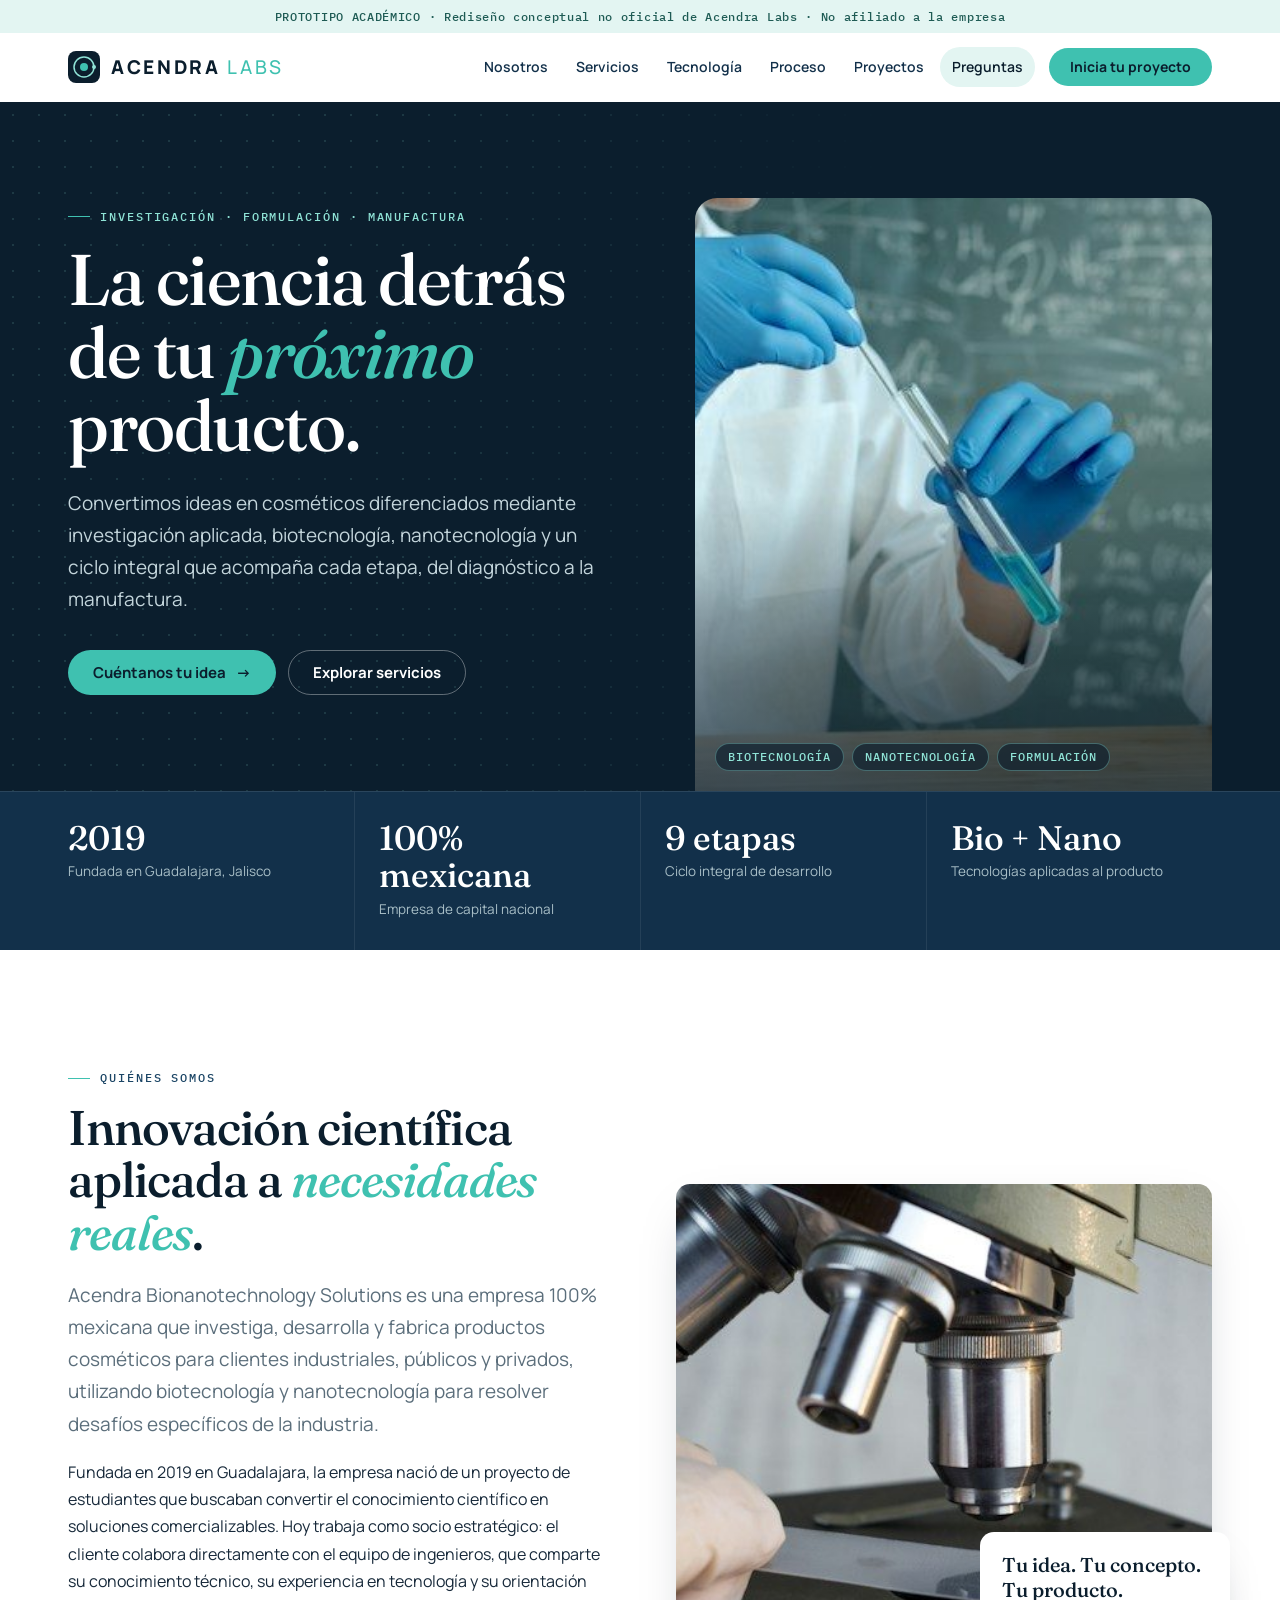
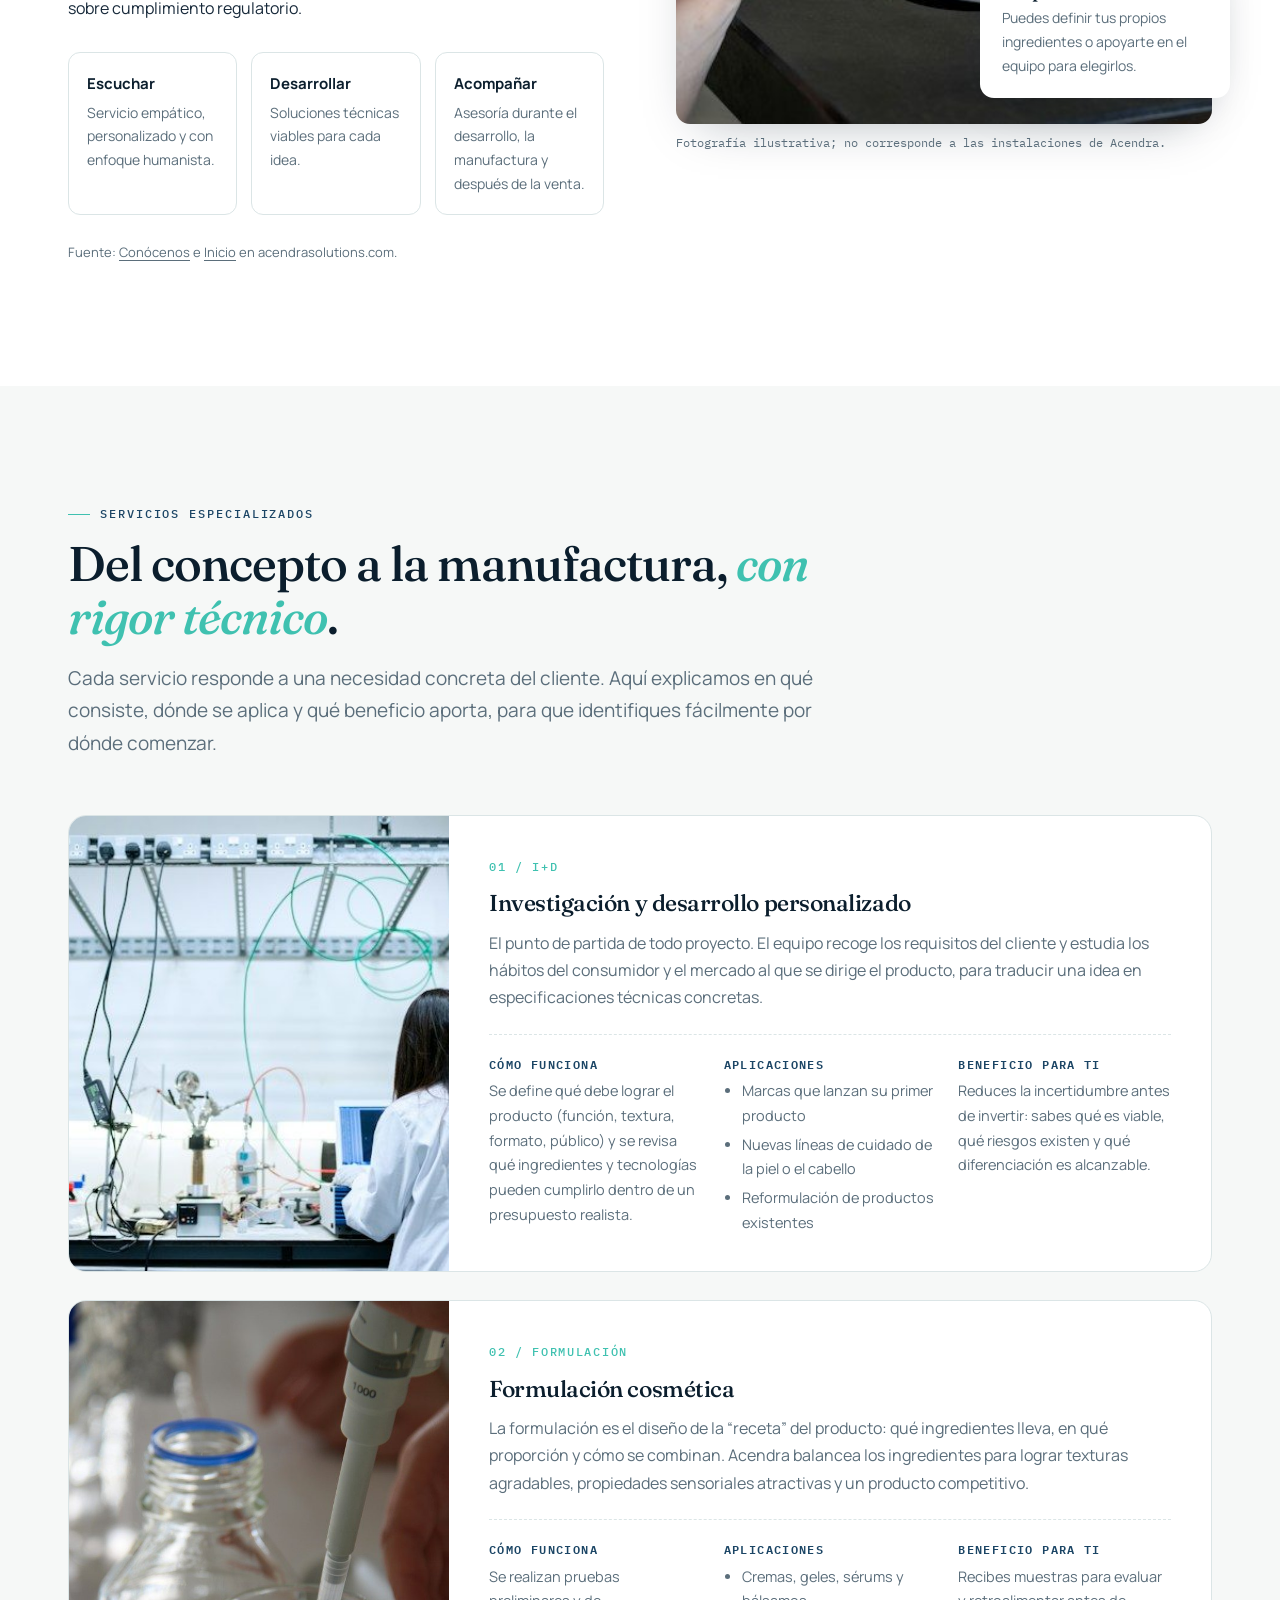
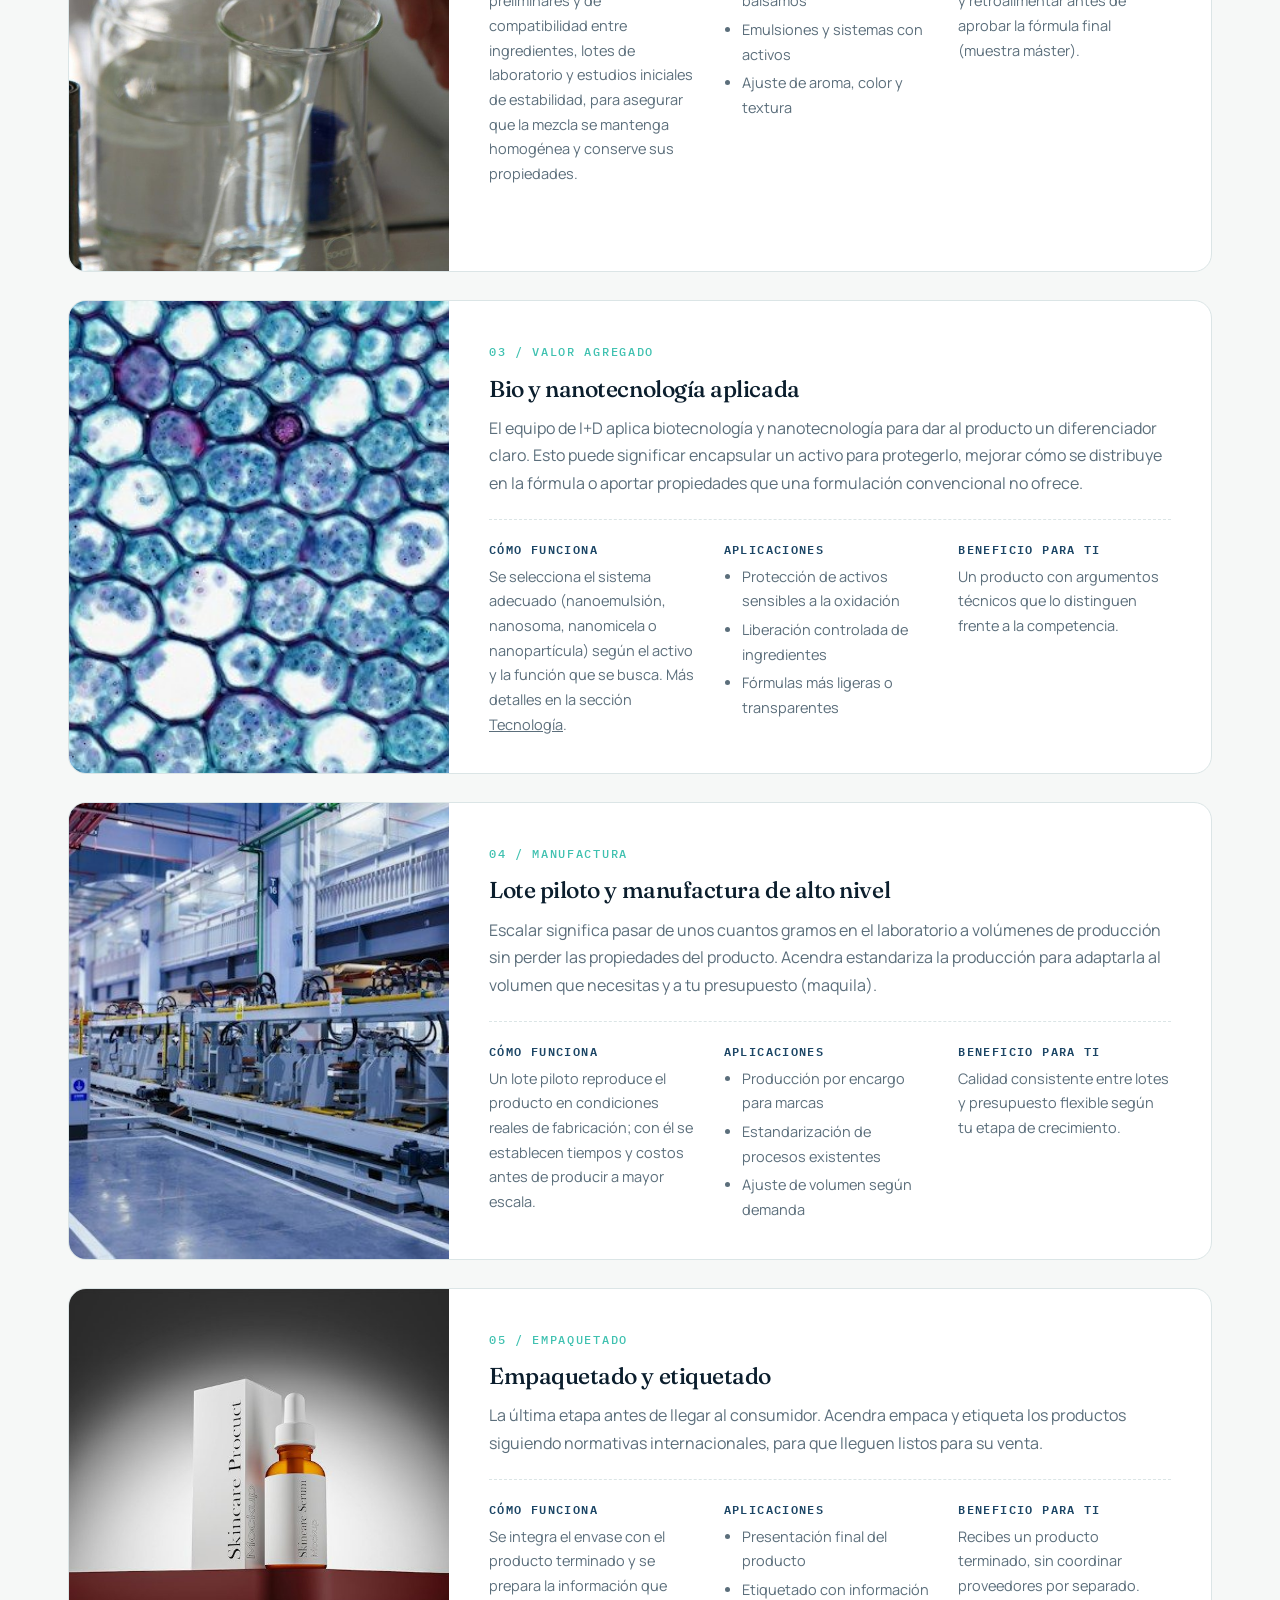
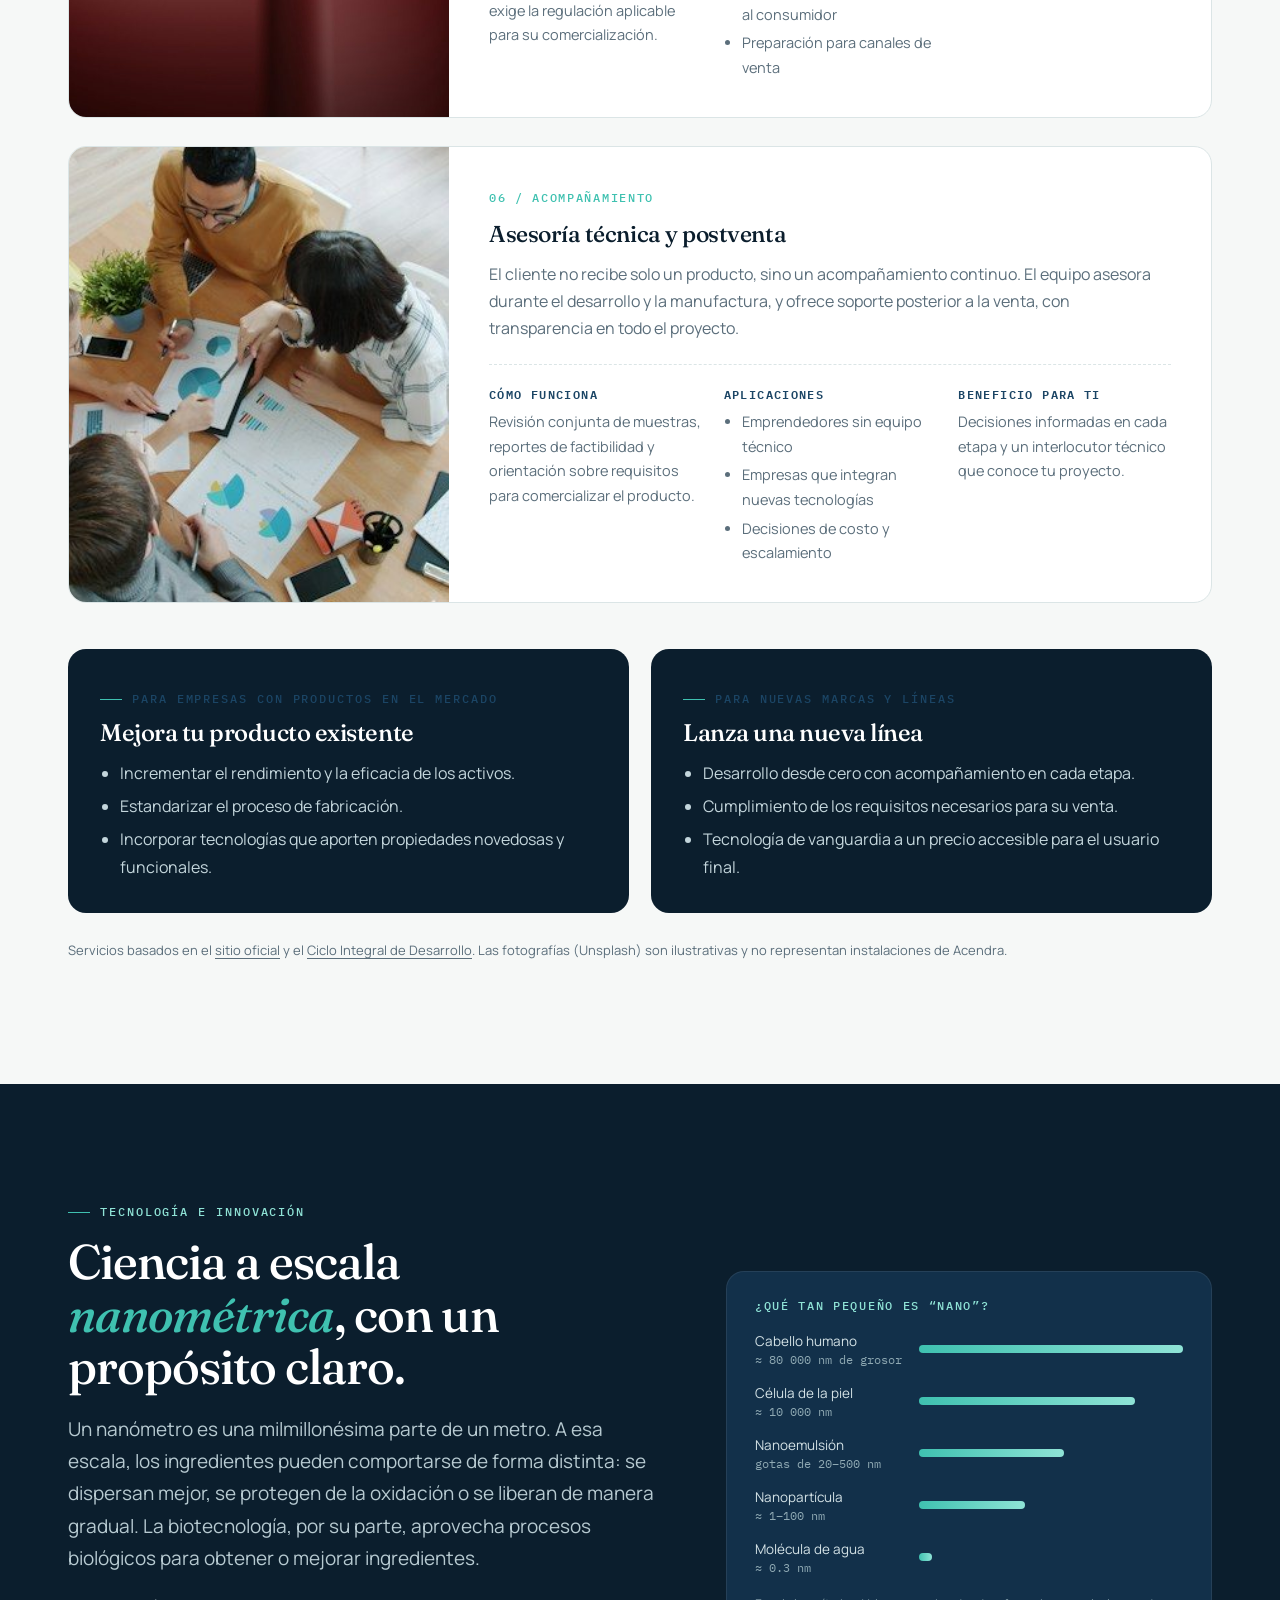
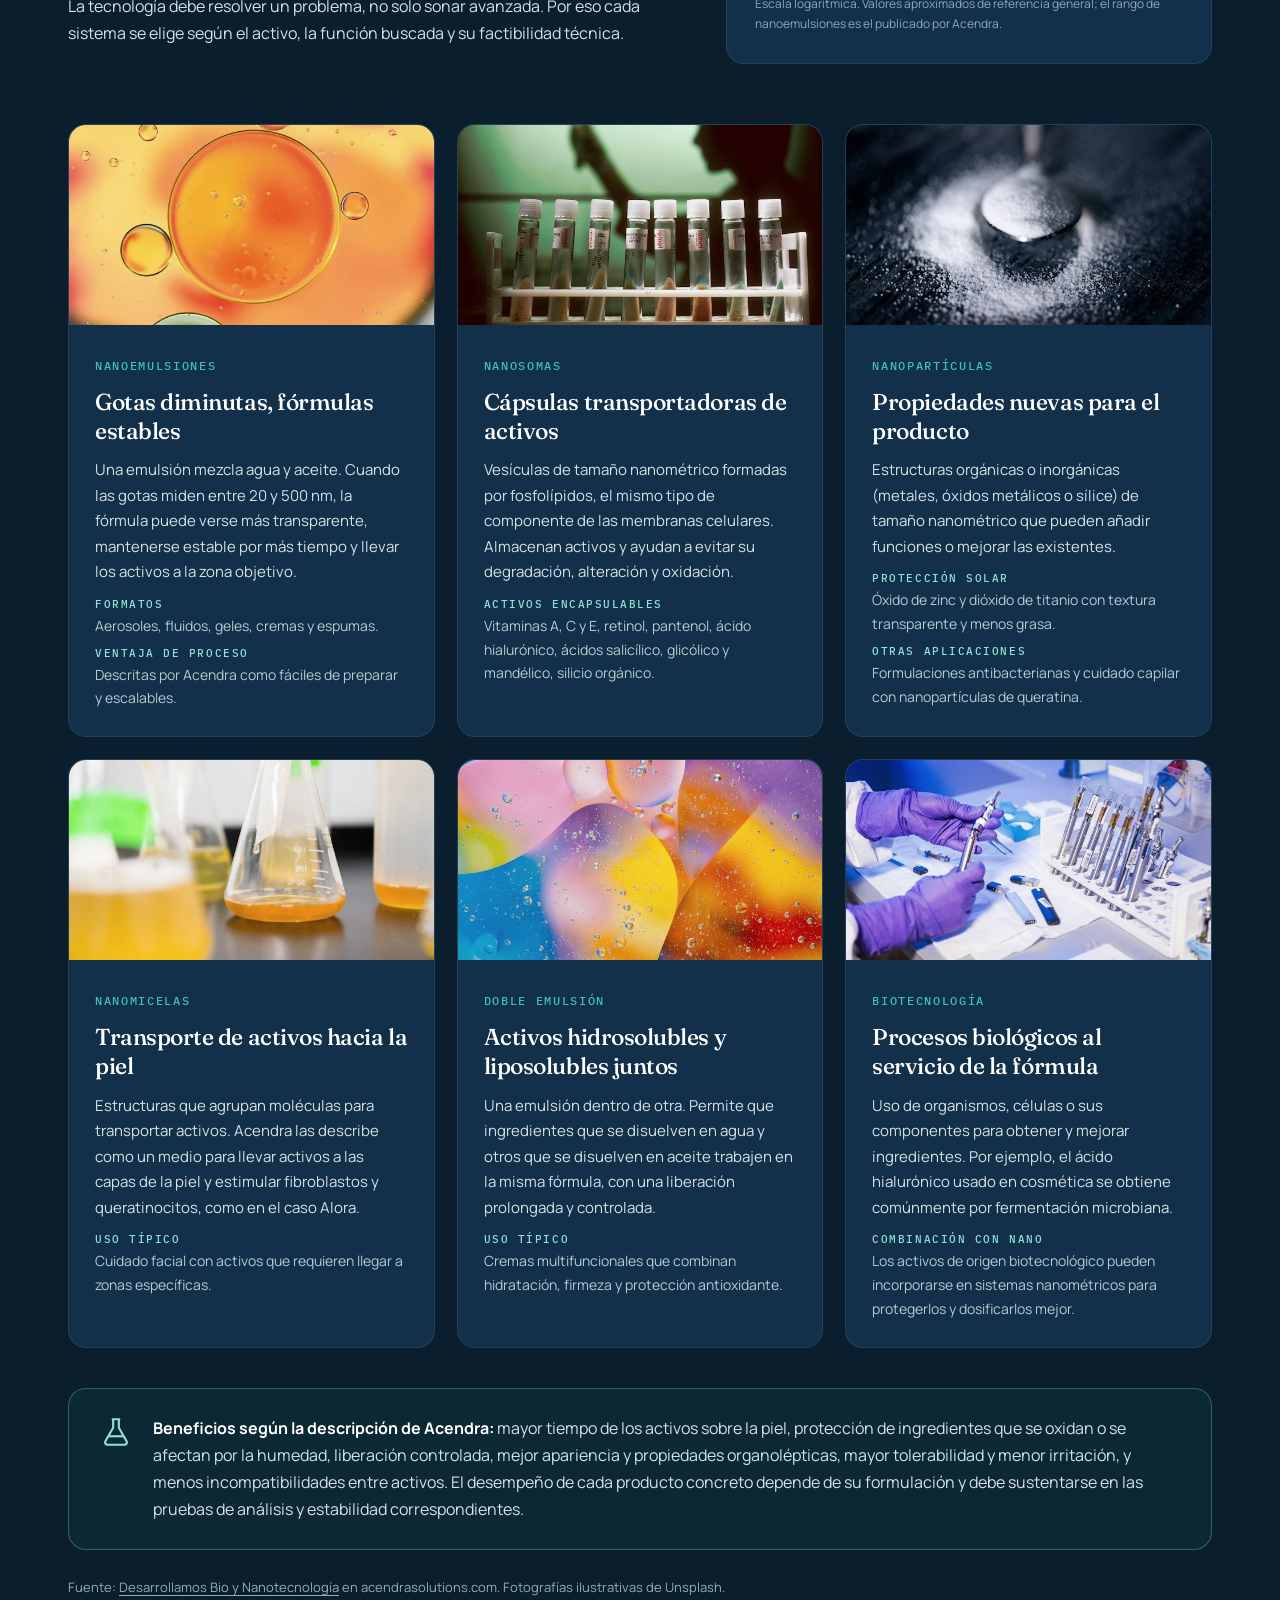
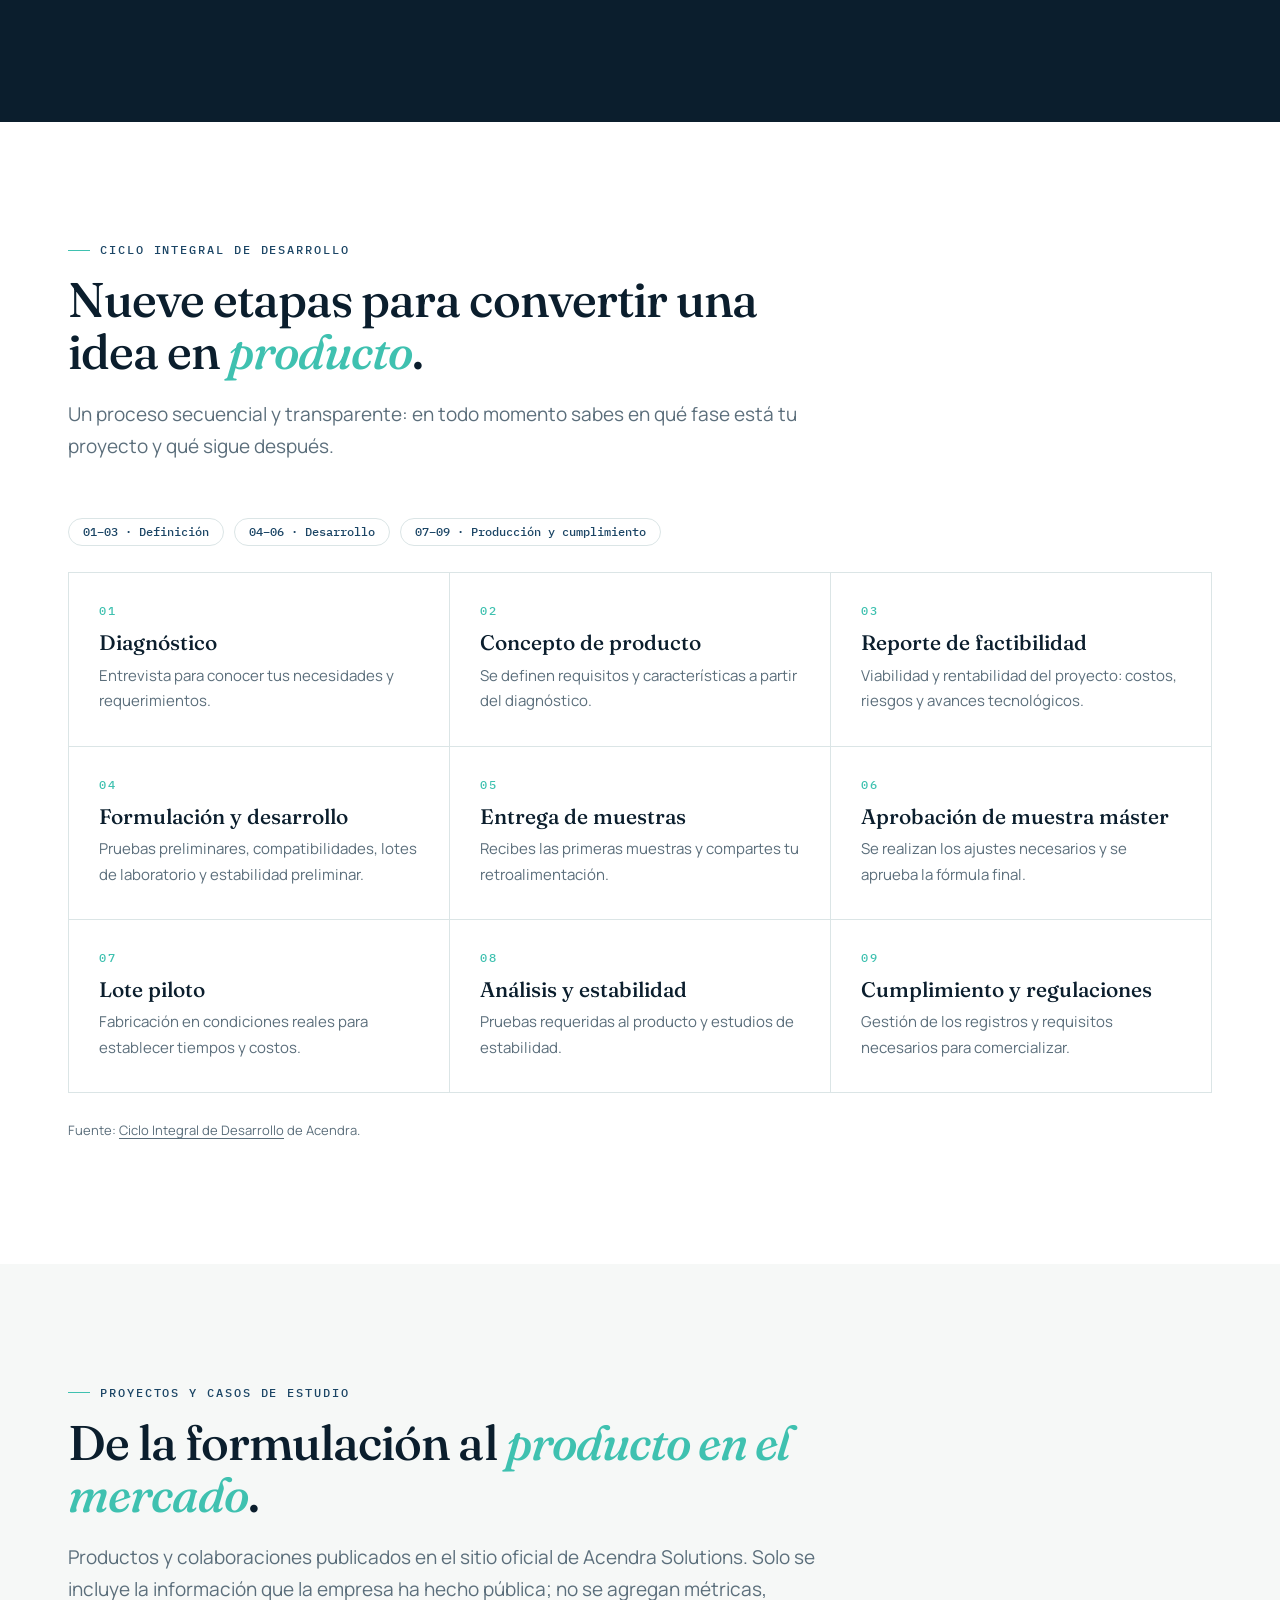
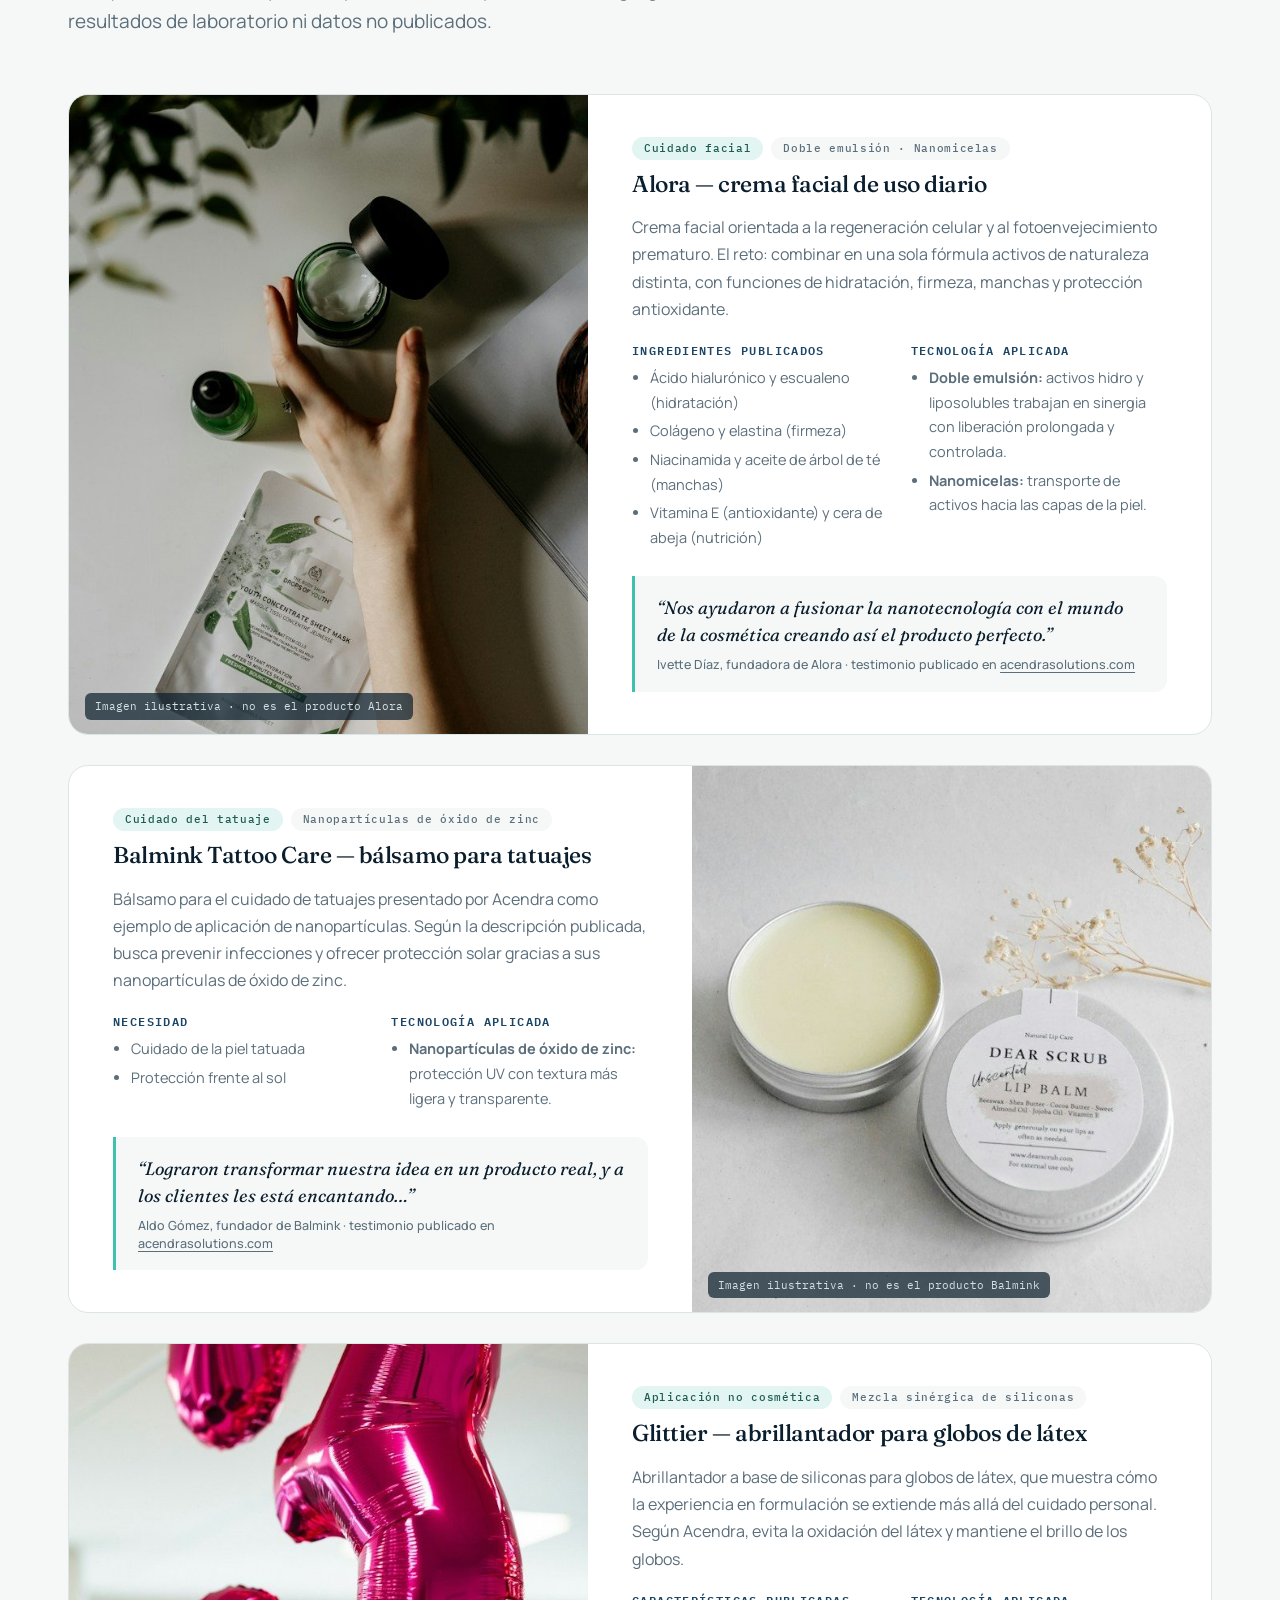
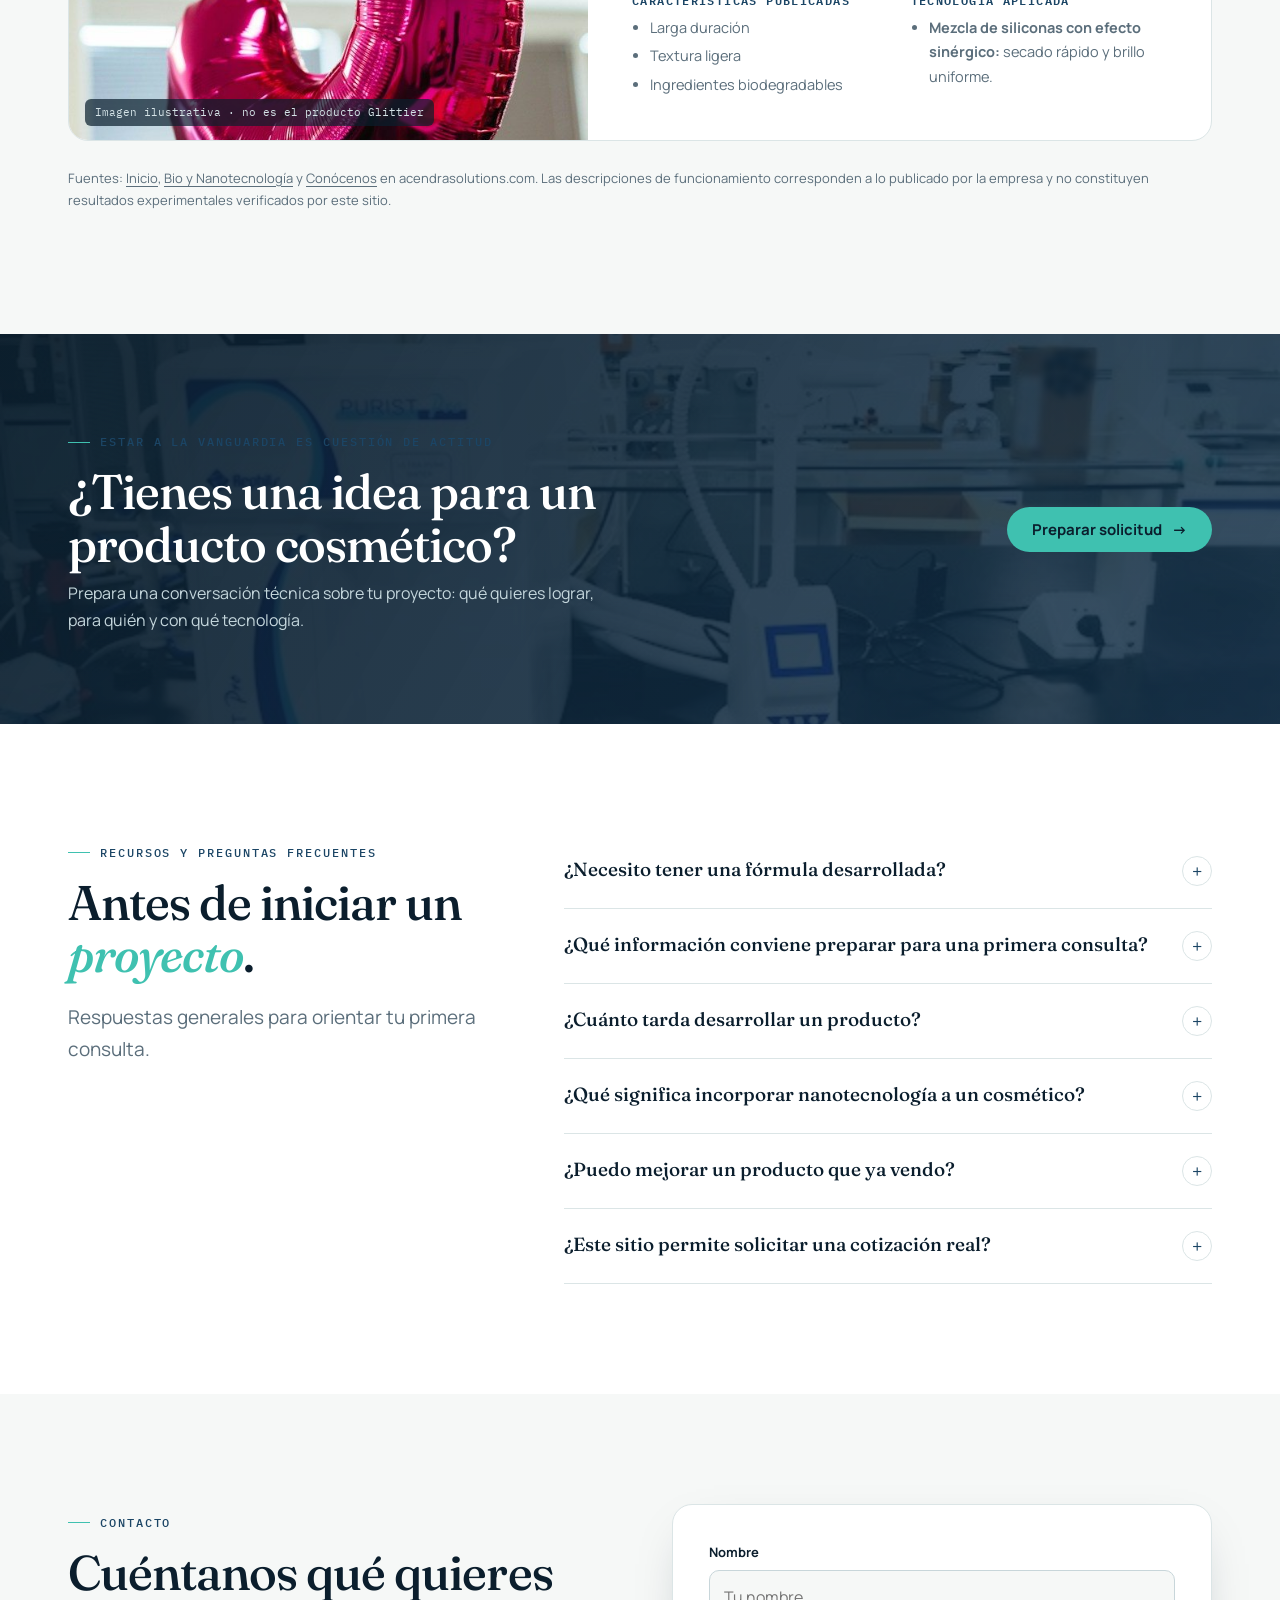
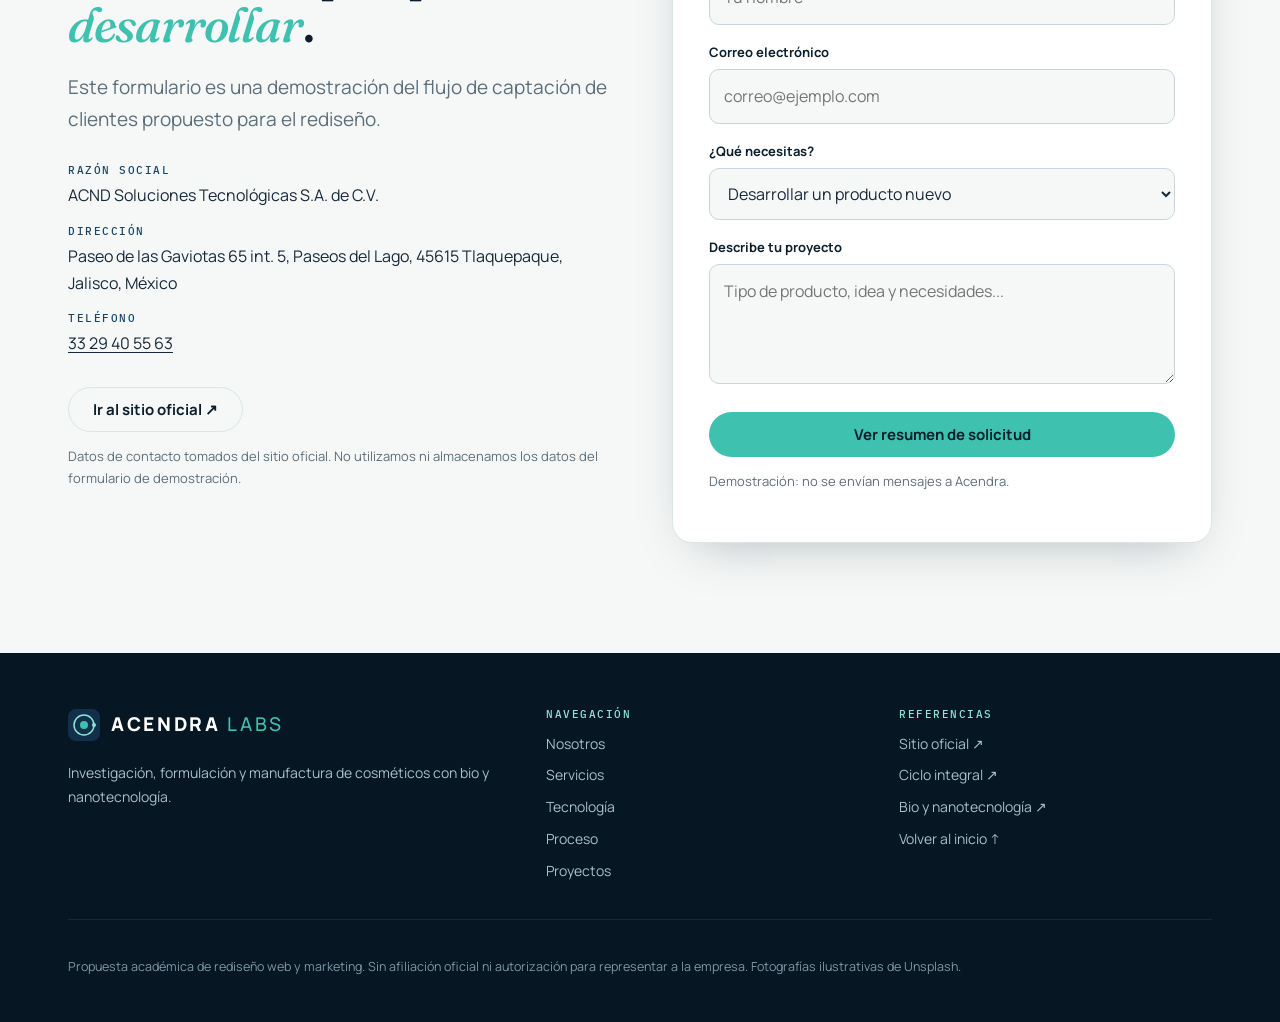
<file: index.html>
<!doctype html>
<html lang="es">
<head>
<meta charset="utf-8">
<meta name="viewport" content="width=device-width, initial-scale=1">
<meta name="description" content="Propuesta académica de rediseño digital para Acendra Labs: investigación, formulación cosmética, biotecnología, nanotecnología y manufactura.">
<meta name="theme-color" content="#0b1e2d">
<title>Acendra Labs | Bio y nanotecnología aplicada a la cosmética</title>
<link rel="preconnect" href="https://fonts.googleapis.com">
<link rel="preconnect" href="https://fonts.gstatic.com" crossorigin>
<link href="https://fonts.googleapis.com/css2?family=Fraunces:ital,opsz,wght@0,9..144,400;0,9..144,500;1,9..144,400&family=IBM+Plex+Mono:wght@400;500;600&family=Manrope:wght@400;500;600;700;800&display=swap" rel="stylesheet">
<link rel="stylesheet" href="styles.css">
<link rel="icon" href="data:image/svg+xml,%3Csvg xmlns='http://www.w3.org/2000/svg' viewBox='0 0 32 32'%3E%3Crect width='32' height='32' rx='8' fill='%230b1e2d'/%3E%3Ccircle cx='16' cy='16' r='4' fill='%233fc1b0'/%3E%3Ccircle cx='16' cy='16' r='10' fill='none' stroke='%238fe3d6' stroke-width='1.5'/%3E%3C/svg%3E">
</head>
<body>

<div class="banner">PROTOTIPO ACADÉMICO · Rediseño conceptual no oficial de Acendra Labs · No afiliado a la empresa</div>
<header id="top">
  <div class="nav">
    <a class="logo" href="#inicio" aria-label="Acendra Labs, ir al inicio">
      <svg viewBox="0 0 32 32" aria-hidden="true"><rect width="32" height="32" rx="8" fill="#0b1e2d"/><circle cx="16" cy="16" r="4" fill="#3fc1b0"/><circle cx="16" cy="16" r="10" fill="none" stroke="#8fe3d6" stroke-width="1.5"/><circle cx="26" cy="16" r="2" fill="#8fe3d6"/></svg>
      <span><b>ACENDRA</b> LABS</span>
    </a>
    <button class="toggle" type="button" aria-label="Abrir menú" aria-expanded="false" aria-controls="menu"><span></span></button>
    <nav class="menu" id="menu" aria-label="Navegación principal">
      <a href="#nosotros">Nosotros</a>
      <a href="#servicios">Servicios</a>
      <a href="#tecnologia">Tecnología</a>
      <a href="#proceso">Proceso</a>
      <a href="#proyectos">Proyectos</a>
      <a href="#recursos">Preguntas</a>
      <a href="#contacto" class="btn">Inicia tu proyecto</a>
    </nav>
  </div>
</header>

<main>

<!-- PORTADA -->
<section class="hero" id="inicio">
  <div class="hero-grid">
    <div class="hero-copy">
      <span class="eyebrow">Investigación · Formulación · Manufactura</span>
      <h1>La ciencia detrás de tu <em>próximo</em> producto.</h1>
      <p>Convertimos ideas en cosméticos diferenciados mediante investigación aplicada, biotecnología, nanotecnología y un ciclo integral que acompaña cada etapa, del diagnóstico a la manufactura.</p>
      <div class="actions">
        <a class="btn" href="#contacto">Cuéntanos tu idea <span aria-hidden="true">→</span></a>
        <a class="btn ghost" href="#servicios">Explorar servicios</a>
      </div>
    </div>
    <figure class="hero-figure" style="margin:0">
      <img src="hero-laboratorio.jpg" onerror="this.onerror=null;this.src='hero-laboratorio.svg'" alt="Científicos con bata de laboratorio trabajando con tubos de ensayo" width="1400" height="1100" fetchpriority="high">
      <div class="hero-tag"><span>BIOTECNOLOGÍA</span><span>NANOTECNOLOGÍA</span><span>FORMULACIÓN</span></div>
    </figure>
  </div>
  <div class="facts">
    <div class="wrap">
      <div class="fact"><strong>2019</strong><span>Fundada en Guadalajara, Jalisco</span></div>
      <div class="fact"><strong>100% mexicana</strong><span>Empresa de capital nacional</span></div>
      <div class="fact"><strong>9 etapas</strong><span>Ciclo integral de desarrollo</span></div>
      <div class="fact"><strong>Bio + Nano</strong><span>Tecnologías aplicadas al producto</span></div>
    </div>
  </div>
</section>

<!-- NOSOTROS -->
<section class="section" id="nosotros">
  <div class="wrap split">
    <div class="reveal">
      <span class="eyebrow">Quiénes somos</span>
      <h2>Innovación científica aplicada a <em>necesidades reales</em>.</h2>
      <p class="lead">Acendra Bionanotechnology Solutions es una empresa 100% mexicana que investiga, desarrolla y fabrica productos cosméticos para clientes industriales, públicos y privados, utilizando biotecnología y nanotecnología para resolver desafíos específicos de la industria.</p>
      <p>Fundada en 2019 en Guadalajara, la empresa nació de un proyecto de estudiantes que buscaban convertir el conocimiento científico en soluciones comercializables. Hoy trabaja como socio estratégico: el cliente colabora directamente con el equipo de ingenieros, que comparte su conocimiento técnico, su experiencia en tecnología y su orientación sobre cumplimiento regulatorio.</p>
      <ul class="values">
        <li><b>Escuchar</b>Servicio empático, personalizado y con enfoque humanista.</li>
        <li><b>Desarrollar</b>Soluciones técnicas viables para cada idea.</li>
        <li><b>Acompañar</b>Asesoría durante el desarrollo, la manufactura y después de la venta.</li>
      </ul>
      <p class="source">Fuente: <a href="https://www.acendrasolutions.com/conocenos" target="_blank" rel="noopener">Conócenos</a> e <a href="https://www.acendrasolutions.com/" target="_blank" rel="noopener">Inicio</a> en acendrasolutions.com.</p>
    </div>
    <figure class="media reveal" style="margin:0">
      <img src="nosotros-microscopio.jpg" onerror="this.onerror=null;this.src='nosotros-microscopio.svg'" alt="Manos con guante colocando una muestra bajo un microscopio" width="1200" height="1080" loading="lazy">
      <div class="badge"><strong>Tu idea. Tu concepto. Tu producto.</strong>Puedes definir tus propios ingredientes o apoyarte en el equipo para elegirlos.</div>
      <figcaption>Fotografía ilustrativa; no corresponde a las instalaciones de Acendra.</figcaption>
    </figure>
  </div>
</section>

<!-- SERVICIOS -->
<section class="section paper" id="servicios">
  <div class="wrap">
    <div class="intro reveal">
      <span class="eyebrow">Servicios especializados</span>
      <h2>Del concepto a la manufactura, <em>con rigor técnico</em>.</h2>
      <p class="lead">Cada servicio responde a una necesidad concreta del cliente. Aquí explicamos en qué consiste, dónde se aplica y qué beneficio aporta, para que identifiques fácilmente por dónde comenzar.</p>
    </div>

    <div class="services">
      <article class="service reveal">
        <img src="servicio-investigacion.jpg" onerror="this.onerror=null;this.src='servicio-investigacion.svg'" alt="Científica con bata usando una laptop en un laboratorio" loading="lazy" width="900" height="700">
        <div class="service-body">
          <span class="code">01 / I+D</span>
          <h3>Investigación y desarrollo personalizado</h3>
          <p>El punto de partida de todo proyecto. El equipo recoge los requisitos del cliente y estudia los hábitos del consumidor y el mercado al que se dirige el producto, para traducir una idea en especificaciones técnicas concretas.</p>
          <div class="service-cols">
            <div><h4>Cómo funciona</h4><p>Se define qué debe lograr el producto (función, textura, formato, público) y se revisa qué ingredientes y tecnologías pueden cumplirlo dentro de un presupuesto realista.</p></div>
            <div><h4>Aplicaciones</h4><ul><li>Marcas que lanzan su primer producto</li><li>Nuevas líneas de cuidado de la piel o el cabello</li><li>Reformulación de productos existentes</li></ul></div>
            <div><h4>Beneficio para ti</h4><p>Reduces la incertidumbre antes de invertir: sabes qué es viable, qué riesgos existen y qué diferenciación es alcanzable.</p></div>
          </div>
        </div>
      </article>

      <article class="service reveal">
        <img src="servicio-formulacion.jpg" onerror="this.onerror=null;this.src='servicio-formulacion.svg'" alt="Pipeta dosificando un líquido en un vaso de precipitado" loading="lazy" width="900" height="700">
        <div class="service-body">
          <span class="code">02 / FORMULACIÓN</span>
          <h3>Formulación cosmética</h3>
          <p>La formulación es el diseño de la “receta” del producto: qué ingredientes lleva, en qué proporción y cómo se combinan. Acendra balancea los ingredientes para lograr texturas agradables, propiedades sensoriales atractivas y un producto competitivo.</p>
          <div class="service-cols">
            <div><h4>Cómo funciona</h4><p>Se realizan pruebas preliminares y de compatibilidad entre ingredientes, lotes de laboratorio y estudios iniciales de estabilidad, para asegurar que la mezcla se mantenga homogénea y conserve sus propiedades.</p></div>
            <div><h4>Aplicaciones</h4><ul><li>Cremas, geles, sérums y bálsamos</li><li>Emulsiones y sistemas con activos</li><li>Ajuste de aroma, color y textura</li></ul></div>
            <div><h4>Beneficio para ti</h4><p>Recibes muestras para evaluar y retroalimentar antes de aprobar la fórmula final (muestra máster).</p></div>
          </div>
        </div>
      </article>

      <article class="service reveal">
        <img src="servicio-bionano.jpg" onerror="this.onerror=null;this.src='servicio-bionano.svg'" alt="Vista microscópica de células vegetales teñidas en azul y morado" loading="lazy" width="900" height="700">
        <div class="service-body">
          <span class="code">03 / VALOR AGREGADO</span>
          <h3>Bio y nanotecnología aplicada</h3>
          <p>El equipo de I+D aplica biotecnología y nanotecnología para dar al producto un diferenciador claro. Esto puede significar encapsular un activo para protegerlo, mejorar cómo se distribuye en la fórmula o aportar propiedades que una formulación convencional no ofrece.</p>
          <div class="service-cols">
            <div><h4>Cómo funciona</h4><p>Se selecciona el sistema adecuado (nanoemulsión, nanosoma, nanomicela o nanopartícula) según el activo y la función que se busca. Más detalles en la sección <a href="#tecnologia" style="text-decoration:underline">Tecnología</a>.</p></div>
            <div><h4>Aplicaciones</h4><ul><li>Protección de activos sensibles a la oxidación</li><li>Liberación controlada de ingredientes</li><li>Fórmulas más ligeras o transparentes</li></ul></div>
            <div><h4>Beneficio para ti</h4><p>Un producto con argumentos técnicos que lo distinguen frente a la competencia.</p></div>
          </div>
        </div>
      </article>

      <article class="service reveal">
        <img src="servicio-manufactura.jpg" onerror="this.onerror=null;this.src='servicio-manufactura.svg'" alt="Maquinaria industrial dentro de una nave de producción" loading="lazy" width="900" height="700">
        <div class="service-body">
          <span class="code">04 / MANUFACTURA</span>
          <h3>Lote piloto y manufactura de alto nivel</h3>
          <p>Escalar significa pasar de unos cuantos gramos en el laboratorio a volúmenes de producción sin perder las propiedades del producto. Acendra estandariza la producción para adaptarla al volumen que necesitas y a tu presupuesto (maquila).</p>
          <div class="service-cols">
            <div><h4>Cómo funciona</h4><p>Un lote piloto reproduce el producto en condiciones reales de fabricación; con él se establecen tiempos y costos antes de producir a mayor escala.</p></div>
            <div><h4>Aplicaciones</h4><ul><li>Producción por encargo para marcas</li><li>Estandarización de procesos existentes</li><li>Ajuste de volumen según demanda</li></ul></div>
            <div><h4>Beneficio para ti</h4><p>Calidad consistente entre lotes y presupuesto flexible según tu etapa de crecimiento.</p></div>
          </div>
        </div>
      </article>

      <article class="service reveal">
        <img src="servicio-empaquetado.jpg" onerror="this.onerror=null;this.src='servicio-empaquetado.svg'" alt="Frasco de sérum y caja de skincare sobre una superficie roja" loading="lazy" width="900" height="700">
        <div class="service-body">
          <span class="code">05 / EMPAQUETADO</span>
          <h3>Empaquetado y etiquetado</h3>
          <p>La última etapa antes de llegar al consumidor. Acendra empaca y etiqueta los productos siguiendo normativas internacionales, para que lleguen listos para su venta.</p>
          <div class="service-cols">
            <div><h4>Cómo funciona</h4><p>Se integra el envase con el producto terminado y se prepara la información que exige la regulación aplicable para su comercialización.</p></div>
            <div><h4>Aplicaciones</h4><ul><li>Presentación final del producto</li><li>Etiquetado con información al consumidor</li><li>Preparación para canales de venta</li></ul></div>
            <div><h4>Beneficio para ti</h4><p>Recibes un producto terminado, sin coordinar proveedores por separado.</p></div>
          </div>
        </div>
      </article>

      <article class="service reveal">
        <img src="servicio-asesoria.jpg" onerror="this.onerror=null;this.src='servicio-asesoria.svg'" alt="Equipo colaborando alrededor de una mesa con gráficas" loading="lazy" width="900" height="700">
        <div class="service-body">
          <span class="code">06 / ACOMPAÑAMIENTO</span>
          <h3>Asesoría técnica y postventa</h3>
          <p>El cliente no recibe solo un producto, sino un acompañamiento continuo. El equipo asesora durante el desarrollo y la manufactura, y ofrece soporte posterior a la venta, con transparencia en todo el proyecto.</p>
          <div class="service-cols">
            <div><h4>Cómo funciona</h4><p>Revisión conjunta de muestras, reportes de factibilidad y orientación sobre requisitos para comercializar el producto.</p></div>
            <div><h4>Aplicaciones</h4><ul><li>Emprendedores sin equipo técnico</li><li>Empresas que integran nuevas tecnologías</li><li>Decisiones de costo y escalamiento</li></ul></div>
            <div><h4>Beneficio para ti</h4><p>Decisiones informadas en cada etapa y un interlocutor técnico que conoce tu proyecto.</p></div>
          </div>
        </div>
      </article>
    </div>

    <div class="offer reveal">
      <div>
        <span class="eyebrow">Para empresas con productos en el mercado</span>
        <h3>Mejora tu producto existente</h3>
        <ul><li>Incrementar el rendimiento y la eficacia de los activos.</li><li>Estandarizar el proceso de fabricación.</li><li>Incorporar tecnologías que aporten propiedades novedosas y funcionales.</li></ul>
      </div>
      <div>
        <span class="eyebrow">Para nuevas marcas y líneas</span>
        <h3>Lanza una nueva línea</h3>
        <ul><li>Desarrollo desde cero con acompañamiento en cada etapa.</li><li>Cumplimiento de los requisitos necesarios para su venta.</li><li>Tecnología de vanguardia a un precio accesible para el usuario final.</li></ul>
      </div>
    </div>
    <p class="source">Servicios basados en el <a href="https://www.acendrasolutions.com/" target="_blank" rel="noopener">sitio oficial</a> y el <a href="https://www.acendrasolutions.com/ciclo" target="_blank" rel="noopener">Ciclo Integral de Desarrollo</a>. Las fotografías (Unsplash) son ilustrativas y no representan instalaciones de Acendra.</p>
  </div>
</section>

<!-- TECNOLOGÍA -->
<section class="section dark" id="tecnologia">
  <div class="wrap">
    <div class="tech-head">
      <div class="reveal">
        <span class="eyebrow">Tecnología e innovación</span>
        <h2>Ciencia a escala <em>nanométrica</em>, con un propósito claro.</h2>
        <p class="lead">Un nanómetro es una milmillonésima parte de un metro. A esa escala, los ingredientes pueden comportarse de forma distinta: se dispersan mejor, se protegen de la oxidación o se liberan de manera gradual. La biotecnología, por su parte, aprovecha procesos biológicos para obtener o mejorar ingredientes.</p>
        <p>La tecnología debe resolver un problema, no solo sonar avanzada. Por eso cada sistema se elige según el activo, la función buscada y su factibilidad técnica.</p>
      </div>
      <div class="scale reveal" aria-label="Comparación de escalas aproximadas">
        <h4>¿Qué tan pequeño es “nano”?</h4>
        <div class="bar"><span>Cabello humano<small>≈ 80 000 nm de grosor</small></span><i style="width:100%"></i></div>
        <div class="bar"><span>Célula de la piel<small>≈ 10 000 nm</small></span><i style="width:82%"></i></div>
        <div class="bar"><span>Nanoemulsión<small>gotas de 20–500 nm</small></span><i style="width:55%"></i></div>
        <div class="bar"><span>Nanopartícula<small>≈ 1–100 nm</small></span><i style="width:40%"></i></div>
        <div class="bar"><span>Molécula de agua<small>≈ 0.3 nm</small></span><i style="width:5%"></i></div>
        <p>Escala logarítmica. Valores aproximados de referencia general; el rango de nanoemulsiones es el publicado por Acendra.</p>
      </div>
    </div>

    <div class="tech-grid">
      <article class="tech reveal">
        <img src="tech-nanoemulsiones.jpg" onerror="this.onerror=null;this.src='tech-nanoemulsiones.svg'" alt="Burbujas de aceite en agua en primer plano" loading="lazy" width="800" height="500">
        <div class="tech-body">
          <span class="code">NANOEMULSIONES</span>
          <h3>Gotas diminutas, fórmulas estables</h3>
          <p>Una emulsión mezcla agua y aceite. Cuando las gotas miden entre 20 y 500 nm, la fórmula puede verse más transparente, mantenerse estable por más tiempo y llevar los activos a la zona objetivo.</p>
          <dl><div><dt>Formatos</dt><dd>Aerosoles, fluidos, geles, cremas y espumas.</dd></div><div><dt>Ventaja de proceso</dt><dd>Descritas por Acendra como fáciles de preparar y escalables.</dd></div></dl>
        </div>
      </article>

      <article class="tech reveal">
        <img src="tech-nanosomas.jpg" onerror="this.onerror=null;this.src='tech-nanosomas.svg'" alt="Fila de tubos de ensayo con líquidos de colores" loading="lazy" width="800" height="500">
        <div class="tech-body">
          <span class="code">NANOSOMAS</span>
          <h3>Cápsulas transportadoras de activos</h3>
          <p>Vesículas de tamaño nanométrico formadas por fosfolípidos, el mismo tipo de componente de las membranas celulares. Almacenan activos y ayudan a evitar su degradación, alteración y oxidación.</p>
          <dl><div><dt>Activos encapsulables</dt><dd>Vitaminas A, C y E, retinol, pantenol, ácido hialurónico, ácidos salicílico, glicólico y mandélico, silicio orgánico.</dd></div></dl>
        </div>
      </article>

      <article class="tech reveal">
        <img src="tech-nanoparticulas.jpg" onerror="this.onerror=null;this.src='tech-nanoparticulas.svg'" alt="Cuchara con polvo fino" loading="lazy" width="800" height="500">
        <div class="tech-body">
          <span class="code">NANOPARTÍCULAS</span>
          <h3>Propiedades nuevas para el producto</h3>
          <p>Estructuras orgánicas o inorgánicas (metales, óxidos metálicos o sílice) de tamaño nanométrico que pueden añadir funciones o mejorar las existentes.</p>
          <dl><div><dt>Protección solar</dt><dd>Óxido de zinc y dióxido de titanio con textura transparente y menos grasa.</dd></div><div><dt>Otras aplicaciones</dt><dd>Formulaciones antibacterianas y cuidado capilar con nanopartículas de queratina.</dd></div></dl>
        </div>
      </article>

      <article class="tech reveal">
        <img src="tech-nanomicelas.jpg" onerror="this.onerror=null;this.src='tech-nanomicelas.svg'" alt="Matraz Erlenmeyer sobre una mesa" loading="lazy" width="800" height="500">
        <div class="tech-body">
          <span class="code">NANOMICELAS</span>
          <h3>Transporte de activos hacia la piel</h3>
          <p>Estructuras que agrupan moléculas para transportar activos. Acendra las describe como un medio para llevar activos a las capas de la piel y estimular fibroblastos y queratinocitos, como en el caso Alora.</p>
          <dl><div><dt>Uso típico</dt><dd>Cuidado facial con activos que requieren llegar a zonas específicas.</dd></div></dl>
        </div>
      </article>

      <article class="tech reveal">
        <img src="tech-doble-emulsion.jpg" onerror="this.onerror=null;this.src='tech-doble-emulsion.svg'" alt="Macro de burbujas de aceite y agua de colores" loading="lazy" width="800" height="500">
        <div class="tech-body">
          <span class="code">DOBLE EMULSIÓN</span>
          <h3>Activos hidrosolubles y liposolubles juntos</h3>
          <p>Una emulsión dentro de otra. Permite que ingredientes que se disuelven en agua y otros que se disuelven en aceite trabajen en la misma fórmula, con una liberación prolongada y controlada.</p>
          <dl><div><dt>Uso típico</dt><dd>Cremas multifuncionales que combinan hidratación, firmeza y protección antioxidante.</dd></div></dl>
        </div>
      </article>

      <article class="tech reveal">
        <img src="tech-biotecnologia.jpg" onerror="this.onerror=null;this.src='tech-biotecnologia.svg'" alt="Manos con guantes morados manipulando equipo en un laboratorio" loading="lazy" width="800" height="500">
        <div class="tech-body">
          <span class="code">BIOTECNOLOGÍA</span>
          <h3>Procesos biológicos al servicio de la fórmula</h3>
          <p>Uso de organismos, células o sus componentes para obtener y mejorar ingredientes. Por ejemplo, el ácido hialurónico usado en cosmética se obtiene comúnmente por fermentación microbiana.</p>
          <dl><div><dt>Combinación con nano</dt><dd>Los activos de origen biotecnológico pueden incorporarse en sistemas nanométricos para protegerlos y dosificarlos mejor.</dd></div></dl>
        </div>
      </article>
    </div>

    <div class="note reveal">
      <svg viewBox="0 0 24 24" fill="none" stroke="currentColor" stroke-width="1.5" aria-hidden="true"><path d="M9 3h6M10 3v6L4.5 18.5A1.7 1.7 0 0 0 6 21h12a1.7 1.7 0 0 0 1.5-2.5L14 9V3"/><path d="M7 15h10"/></svg>
      <div><strong>Beneficios según la descripción de Acendra:</strong> mayor tiempo de los activos sobre la piel, protección de ingredientes que se oxidan o se afectan por la humedad, liberación controlada, mejor apariencia y propiedades organolépticas, mayor tolerabilidad y menor irritación, y menos incompatibilidades entre activos. El desempeño de cada producto concreto depende de su formulación y debe sustentarse en las pruebas de análisis y estabilidad correspondientes.</div>
    </div>
    <p class="source">Fuente: <a href="https://www.acendrasolutions.com/nano" target="_blank" rel="noopener">Desarrollamos Bio y Nanotecnología</a> en acendrasolutions.com. Fotografías ilustrativas de Unsplash.</p>
  </div>
</section>

<!-- PROCESO -->
<section class="section" id="proceso">
  <div class="wrap">
    <div class="intro reveal">
      <span class="eyebrow">Ciclo integral de desarrollo</span>
      <h2>Nueve etapas para convertir una idea en <em>producto</em>.</h2>
      <p class="lead">Un proceso secuencial y transparente: en todo momento sabes en qué fase está tu proyecto y qué sigue después.</p>
    </div>
    <div class="phases reveal"><span>01–03 · Definición</span><span>04–06 · Desarrollo</span><span>07–09 · Producción y cumplimiento</span></div>
    <div class="process reveal">
      <div class="step"><span class="code">01</span><b>Diagnóstico</b><p>Entrevista para conocer tus necesidades y requerimientos.</p></div>
      <div class="step"><span class="code">02</span><b>Concepto de producto</b><p>Se definen requisitos y características a partir del diagnóstico.</p></div>
      <div class="step"><span class="code">03</span><b>Reporte de factibilidad</b><p>Viabilidad y rentabilidad del proyecto: costos, riesgos y avances tecnológicos.</p></div>
      <div class="step"><span class="code">04</span><b>Formulación y desarrollo</b><p>Pruebas preliminares, compatibilidades, lotes de laboratorio y estabilidad preliminar.</p></div>
      <div class="step"><span class="code">05</span><b>Entrega de muestras</b><p>Recibes las primeras muestras y compartes tu retroalimentación.</p></div>
      <div class="step"><span class="code">06</span><b>Aprobación de muestra máster</b><p>Se realizan los ajustes necesarios y se aprueba la fórmula final.</p></div>
      <div class="step"><span class="code">07</span><b>Lote piloto</b><p>Fabricación en condiciones reales para establecer tiempos y costos.</p></div>
      <div class="step"><span class="code">08</span><b>Análisis y estabilidad</b><p>Pruebas requeridas al producto y estudios de estabilidad.</p></div>
      <div class="step"><span class="code">09</span><b>Cumplimiento y regulaciones</b><p>Gestión de los registros y requisitos necesarios para comercializar.</p></div>
    </div>
    <p class="source">Fuente: <a href="https://www.acendrasolutions.com/ciclo" target="_blank" rel="noopener">Ciclo Integral de Desarrollo</a> de Acendra.</p>
  </div>
</section>

<!-- PROYECTOS -->
<section class="section paper" id="proyectos">
  <div class="wrap">
    <div class="intro reveal">
      <span class="eyebrow">Proyectos y casos de estudio</span>
      <h2>De la formulación al <em>producto en el mercado</em>.</h2>
      <p class="lead">Productos y colaboraciones publicados en el sitio oficial de Acendra Solutions. Solo se incluye la información que la empresa ha hecho pública; no se agregan métricas, resultados de laboratorio ni datos no publicados.</p>
    </div>

    <div class="cases">
      <article class="case reveal">
        <div class="case-media">
          <img src="caso-alora.jpg" onerror="this.onerror=null;this.src='caso-alora.svg'" alt="Productos de skincare: tarro de crema, sérum y mascarilla" loading="lazy" width="1000" height="800">
          <span class="caption">Imagen ilustrativa · no es el producto Alora</span>
        </div>
        <div class="case-body">
          <div class="case-meta"><span class="pill">Cuidado facial</span><span class="pill dim">Doble emulsión · Nanomicelas</span></div>
          <h3>Alora — crema facial de uso diario</h3>
          <p>Crema facial orientada a la regeneración celular y al fotoenvejecimiento prematuro. El reto: combinar en una sola fórmula activos de naturaleza distinta, con funciones de hidratación, firmeza, manchas y protección antioxidante.</p>
          <div class="case-grid">
            <div><h4>Ingredientes publicados</h4><ul><li>Ácido hialurónico y escualeno (hidratación)</li><li>Colágeno y elastina (firmeza)</li><li>Niacinamida y aceite de árbol de té (manchas)</li><li>Vitamina E (antioxidante) y cera de abeja (nutrición)</li></ul></div>
            <div><h4>Tecnología aplicada</h4><ul><li><b>Doble emulsión:</b> activos hidro y liposolubles trabajan en sinergia con liberación prolongada y controlada.</li><li><b>Nanomicelas:</b> transporte de activos hacia las capas de la piel.</li></ul></div>
          </div>
          <blockquote>“Nos ayudaron a fusionar la nanotecnología con el mundo de la cosmética creando así el producto perfecto.”<cite>Ivette Díaz, fundadora de Alora · testimonio publicado en <a href="https://www.acendrasolutions.com/" target="_blank" rel="noopener">acendrasolutions.com</a></cite></blockquote>
        </div>
      </article>

      <article class="case reveal">
        <div class="case-media">
          <img src="caso-balmink.jpg" onerror="this.onerror=null;this.src='caso-balmink.svg'" alt="Lata de bálsamo junto a una flor" loading="lazy" width="1000" height="800">
          <span class="caption">Imagen ilustrativa · no es el producto Balmink</span>
        </div>
        <div class="case-body">
          <div class="case-meta"><span class="pill">Cuidado del tatuaje</span><span class="pill dim">Nanopartículas de óxido de zinc</span></div>
          <h3>Balmink Tattoo Care — bálsamo para tatuajes</h3>
          <p>Bálsamo para el cuidado de tatuajes presentado por Acendra como ejemplo de aplicación de nanopartículas. Según la descripción publicada, busca prevenir infecciones y ofrecer protección solar gracias a sus nanopartículas de óxido de zinc.</p>
          <div class="case-grid">
            <div><h4>Necesidad</h4><ul><li>Cuidado de la piel tatuada</li><li>Protección frente al sol</li></ul></div>
            <div><h4>Tecnología aplicada</h4><ul><li><b>Nanopartículas de óxido de zinc:</b> protección UV con textura más ligera y transparente.</li></ul></div>
          </div>
          <blockquote>“Lograron transformar nuestra idea en un producto real, y a los clientes les está encantando…”<cite>Aldo Gómez, fundador de Balmink · testimonio publicado en <a href="https://www.acendrasolutions.com/conocenos" target="_blank" rel="noopener">acendrasolutions.com</a></cite></blockquote>
        </div>
      </article>

      <article class="case reveal">
        <div class="case-media">
          <img src="caso-glittier.jpg" onerror="this.onerror=null;this.src='caso-glittier.svg'" alt="Globo metálico rosa brillante" loading="lazy" width="1000" height="800">
          <span class="caption">Imagen ilustrativa · no es el producto Glittier</span>
        </div>
        <div class="case-body">
          <div class="case-meta"><span class="pill">Aplicación no cosmética</span><span class="pill dim">Mezcla sinérgica de siliconas</span></div>
          <h3>Glittier — abrillantador para globos de látex</h3>
          <p>Abrillantador a base de siliconas para globos de látex, que muestra cómo la experiencia en formulación se extiende más allá del cuidado personal. Según Acendra, evita la oxidación del látex y mantiene el brillo de los globos.</p>
          <div class="case-grid">
            <div><h4>Características publicadas</h4><ul><li>Larga duración</li><li>Textura ligera</li><li>Ingredientes biodegradables</li></ul></div>
            <div><h4>Tecnología aplicada</h4><ul><li><b>Mezcla de siliconas con efecto sinérgico:</b> secado rápido y brillo uniforme.</li></ul></div>
          </div>
        </div>
      </article>
    </div>
    <p class="source">Fuentes: <a href="https://www.acendrasolutions.com/" target="_blank" rel="noopener">Inicio</a>, <a href="https://www.acendrasolutions.com/nano" target="_blank" rel="noopener">Bio y Nanotecnología</a> y <a href="https://www.acendrasolutions.com/conocenos" target="_blank" rel="noopener">Conócenos</a> en acendrasolutions.com. Las descripciones de funcionamiento corresponden a lo publicado por la empresa y no constituyen resultados experimentales verificados por este sitio.</p>
  </div>
</section>

<!-- LLAMADO A LA ACCIÓN -->
<section class="cta">
  <div class="wrap reveal">
    <div>
      <span class="eyebrow">Estar a la vanguardia es cuestión de actitud</span>
      <h2>¿Tienes una idea para un producto cosmético?</h2>
      <p>Prepara una conversación técnica sobre tu proyecto: qué quieres lograr, para quién y con qué tecnología.</p>
    </div>
    <a class="btn" href="#contacto">Preparar solicitud <span aria-hidden="true">→</span></a>
  </div>
</section>

<!-- PREGUNTAS FRECUENTES -->
<section class="section" id="recursos">
  <div class="wrap faq-grid">
    <div class="reveal">
      <span class="eyebrow">Recursos y preguntas frecuentes</span>
      <h2>Antes de iniciar un <em>proyecto</em>.</h2>
      <p class="lead">Respuestas generales para orientar tu primera consulta.</p>
    </div>
    <div class="faq reveal">
      <details><summary>¿Necesito tener una fórmula desarrollada?</summary><p>No necesariamente. Según el proceso publicado por Acendra, el trabajo puede comenzar con una idea y un diagnóstico. Puedes proponer tus propios ingredientes o apoyarte en el equipo para elegirlos.</p></details>
      <details><summary>¿Qué información conviene preparar para una primera consulta?</summary><p>Tipo de producto, usuario objetivo, función deseada, ingredientes preferidos o restringidos, presentación, volumen estimado y fecha objetivo. Esta lista es una recomendación de planificación, no un requisito oficial.</p></details>
      <details><summary>¿Cuánto tarda desarrollar un producto?</summary><p>Depende de la complejidad de la formulación, el número de iteraciones de muestras, las pruebas, el volumen y los requisitos regulatorios. No se muestran plazos ni precios que Acendra no haya confirmado.</p></details>
      <details><summary>¿Qué significa incorporar nanotecnología a un cosmético?</summary><p>Significa usar sistemas o materiales de escala nanométrica (como nanoemulsiones, nanosomas o nanopartículas) para cumplir una función definida, por ejemplo proteger un activo o mejorar la textura. Su idoneidad requiere evidencia de desempeño, seguridad y cumplimiento regulatorio para cada producto.</p></details>
      <details><summary>¿Puedo mejorar un producto que ya vendo?</summary><p>Sí. Acendra ofrece servicios para incrementar el rendimiento y la eficacia de los activos, estandarizar la fabricación e incorporar nuevas tecnologías a productos existentes.</p></details>
      <details><summary>¿Este sitio permite solicitar una cotización real?</summary><p>No. Es una demostración académica. Para consultas reales visita el sitio oficial de Acendra Solutions.</p></details>
    </div>
  </div>
</section>

<!-- CONTACTO -->
<section class="section paper" id="contacto">
  <div class="wrap contact">
    <div class="contact-info reveal">
      <span class="eyebrow">Contacto</span>
      <h2>Cuéntanos qué quieres <em>desarrollar</em>.</h2>
      <p class="lead">Este formulario es una demostración del flujo de captación de clientes propuesto para el rediseño.</p>
      <dl>
        <div><dt>Razón social</dt><dd>ACND Soluciones Tecnológicas S.A. de C.V.</dd></div>
        <div><dt>Dirección</dt><dd>Paseo de las Gaviotas 65 int. 5, Paseos del Lago, 45615 Tlaquepaque, Jalisco, México</dd></div>
        <div><dt>Teléfono</dt><dd><a href="tel:+523329405563">33 29 40 55 63</a></dd></div>
      </dl>
      <a class="btn line" href="https://www.acendrasolutions.com/" target="_blank" rel="noopener">Ir al sitio oficial ↗</a>
      <p class="notice">Datos de contacto tomados del sitio oficial. No utilizamos ni almacenamos los datos del formulario de demostración.</p>
    </div>
    <form id="demo" class="reveal">
      <label for="f-nombre">Nombre</label>
      <input id="f-nombre" name="nombre" placeholder="Tu nombre" autocomplete="name" required>
      <label for="f-correo">Correo electrónico</label>
      <input id="f-correo" type="email" name="correo" placeholder="correo@ejemplo.com" autocomplete="email" required>
      <label for="f-servicio">¿Qué necesitas?</label>
      <select id="f-servicio" name="servicio">
        <option>Desarrollar un producto nuevo</option>
        <option>Mejorar una formulación existente</option>
        <option>Manufactura o lote piloto</option>
        <option>Incorporar bio o nanotecnología</option>
      </select>
      <label for="f-mensaje">Describe tu proyecto</label>
      <textarea id="f-mensaje" name="mensaje" placeholder="Tipo de producto, idea y necesidades..."></textarea>
      <button class="btn" type="submit">Ver resumen de solicitud</button>
      <p class="notice" id="feedback" aria-live="polite">Demostración: no se envían mensajes a Acendra.</p>
    </form>
  </div>
</section>

</main>

<footer>
  <div class="wrap">
    <div class="foot">
      <div>
        <a class="logo" href="#inicio"><svg viewBox="0 0 32 32" aria-hidden="true"><rect width="32" height="32" rx="8" fill="#12304a"/><circle cx="16" cy="16" r="4" fill="#3fc1b0"/><circle cx="16" cy="16" r="10" fill="none" stroke="#8fe3d6" stroke-width="1.5"/><circle cx="26" cy="16" r="2" fill="#8fe3d6"/></svg><span><b>ACENDRA</b> LABS</span></a>
        <p>Investigación, formulación y manufactura de cosméticos con bio y nanotecnología.</p>
      </div>
      <div>
        <h4>Navegación</h4>
        <ul><li><a href="#nosotros">Nosotros</a></li><li><a href="#servicios">Servicios</a></li><li><a href="#tecnologia">Tecnología</a></li><li><a href="#proceso">Proceso</a></li><li><a href="#proyectos">Proyectos</a></li></ul>
      </div>
      <div>
        <h4>Referencias</h4>
        <ul><li><a href="https://www.acendrasolutions.com/" target="_blank" rel="noopener">Sitio oficial ↗</a></li><li><a href="https://www.acendrasolutions.com/ciclo" target="_blank" rel="noopener">Ciclo integral ↗</a></li><li><a href="https://www.acendrasolutions.com/nano" target="_blank" rel="noopener">Bio y nanotecnología ↗</a></li><li><a href="#inicio">Volver al inicio ↑</a></li></ul>
      </div>
    </div>
    <p class="legal">Propuesta académica de rediseño web y marketing. Sin afiliación oficial ni autorización para representar a la empresa. Fotografías ilustrativas de Unsplash.</p>
  </div>
</footer>

<script src="script.js"></script>
</body>
</html>
</file>
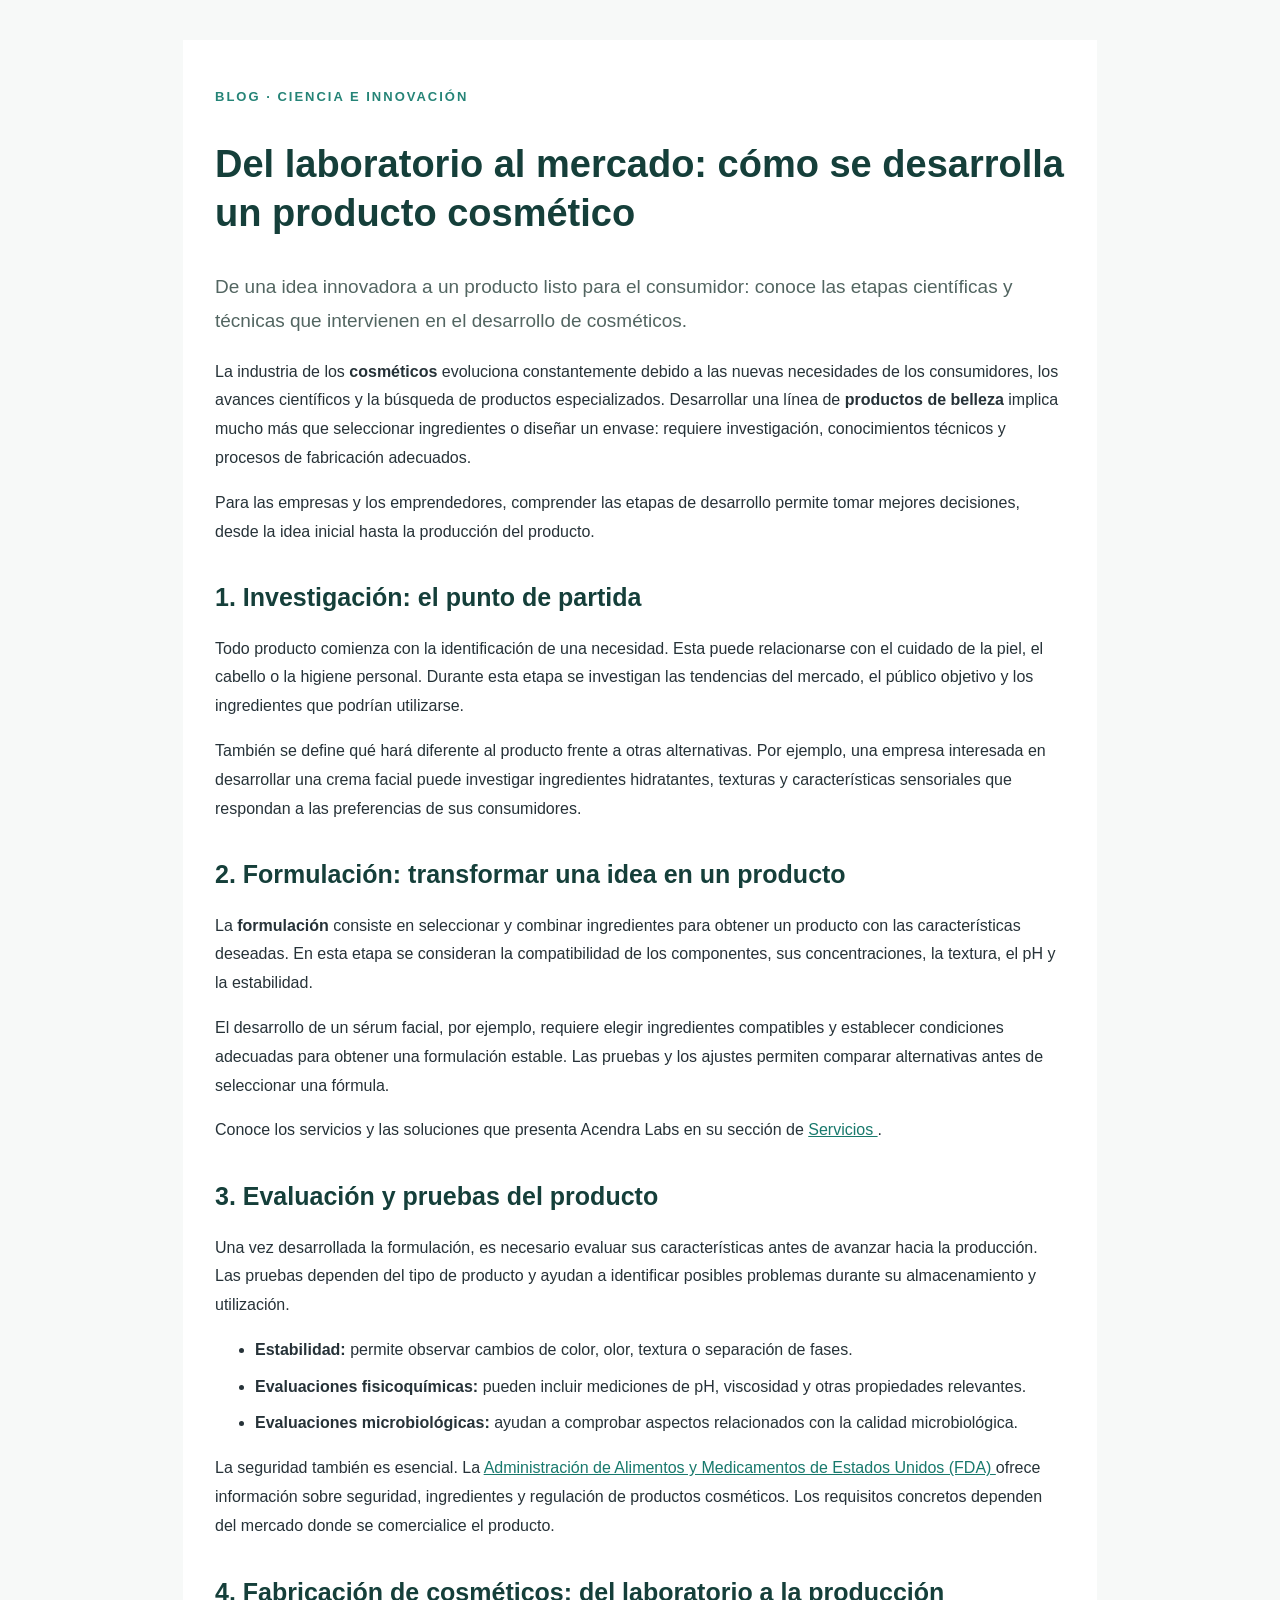
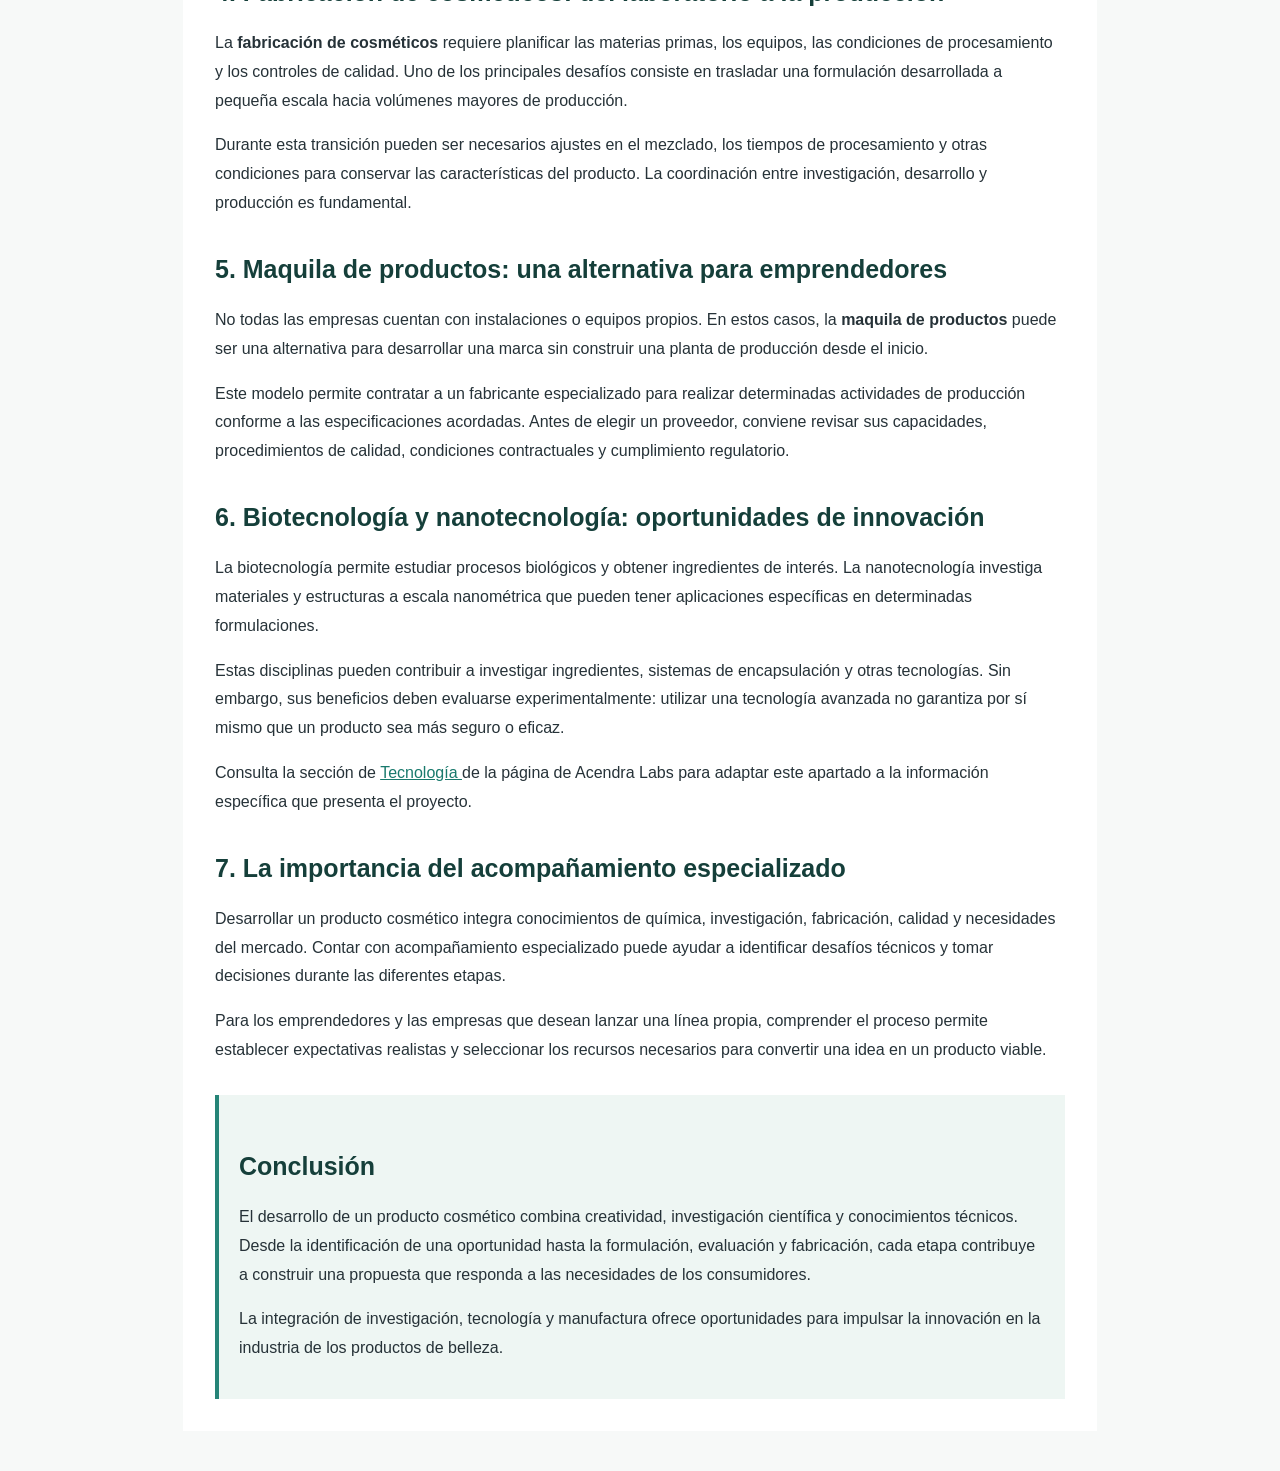
<file: blog-fer.html>
<!DOCTYPE html>
<html lang="es">
<head>
  <meta charset="UTF-8">
  <meta name="viewport" content="width=device-width, initial-scale=1.0">
  <meta name="description" content="Conoce cómo se desarrolla un producto cosmético: investigación, formulación, evaluación y fabricación.">
  <title>Del laboratorio al mercado | Acendra Labs</title>
  <style>
    /* Puedes adaptar estos estilos a los de tu sitio */
    body {
      font-family: Arial, sans-serif;
      line-height: 1.8;
      color: #263238;
      margin: 0;
      background: #f7f9f8;
    }

    article {
      max-width: 850px;
      margin: 40px auto;
      padding: 32px;
      background: white;
    }

    .categoria {
      color: #258477;
      text-transform: uppercase;
      letter-spacing: 2px;
      font-size: 13px;
      font-weight: bold;
    }

    h1, h2 {
      color: #153f3a;
      line-height: 1.3;
    }

    h1 {
      font-size: 38px;
    }

    h2 {
      margin-top: 35px;
      font-size: 25px;
    }

    .introduccion {
      font-size: 19px;
      color: #526561;
    }

    a {
      color: #18796c;
      text-decoration: underline;
    }

    li {
      margin-bottom: 8px;
    }

    .conclusion {
      padding: 20px;
      background: #eef6f3;
      border-left: 4px solid #258477;
      margin-top: 30px;
    }

    @media (max-width: 600px) {
      article {
        margin: 0;
        padding: 22px;
      }

      h1 {
        font-size: 30px;
      }
    }
  </style>
</head>

<body>
  <article>
    <header>
      <p class="categoria">Blog · Ciencia e innovación</p>

      <h1>Del laboratorio al mercado: cómo se desarrolla un producto cosmético</h1>

      <p class="introduccion">
        De una idea innovadora a un producto listo para el consumidor:
        conoce las etapas científicas y técnicas que intervienen en el
        desarrollo de cosméticos.
      </p>
    </header>

    <p>
      La industria de los <strong>cosméticos</strong> evoluciona constantemente
      debido a las nuevas necesidades de los consumidores, los avances
      científicos y la búsqueda de productos especializados. Desarrollar una
      línea de <strong>productos de belleza</strong> implica mucho más que
      seleccionar ingredientes o diseñar un envase: requiere investigación,
      conocimientos técnicos y procesos de fabricación adecuados.
    </p>

    <p>
      Para las empresas y los emprendedores, comprender las etapas de desarrollo
      permite tomar mejores decisiones, desde la idea inicial hasta la
      producción del producto.
    </p>

    <h2>1. Investigación: el punto de partida</h2>

    <p>
      Todo producto comienza con la identificación de una necesidad. Esta puede
      relacionarse con el cuidado de la piel, el cabello o la higiene personal.
      Durante esta etapa se investigan las tendencias del mercado, el público
      objetivo y los ingredientes que podrían utilizarse.
    </p>

    <p>
      También se define qué hará diferente al producto frente a otras
      alternativas. Por ejemplo, una empresa interesada en desarrollar una
      crema facial puede investigar ingredientes hidratantes, texturas y
      características sensoriales que respondan a las preferencias de sus
      consumidores.
    </p>

    <h2>2. Formulación: transformar una idea en un producto</h2>

    <p>
      La <strong>formulación</strong> consiste en seleccionar y combinar
      ingredientes para obtener un producto con las características deseadas.
      En esta etapa se consideran la compatibilidad de los componentes, sus
      concentraciones, la textura, el pH y la estabilidad.
    </p>

    <p>
      El desarrollo de un sérum facial, por ejemplo, requiere elegir ingredientes
      compatibles y establecer condiciones adecuadas para obtener una
      formulación estable. Las pruebas y los ajustes permiten comparar
      alternativas antes de seleccionar una fórmula.
    </p>

    <p>
      Conoce los servicios y las soluciones que presenta Acendra Labs en su
      sección de
      <a href="https://sesnatabi.github.io/Acendra-Labs-Prototipo-MercaDigi-O26/#servicios">
        Servicios
      </a>.
    </p>

    <h2>3. Evaluación y pruebas del producto</h2>

    <p>
      Una vez desarrollada la formulación, es necesario evaluar sus
      características antes de avanzar hacia la producción. Las pruebas
      dependen del tipo de producto y ayudan a identificar posibles problemas
      durante su almacenamiento y utilización.
    </p>

    <ul>
      <li>
        <strong>Estabilidad:</strong> permite observar cambios de color, olor,
        textura o separación de fases.
      </li>
      <li>
        <strong>Evaluaciones fisicoquímicas:</strong> pueden incluir mediciones
        de pH, viscosidad y otras propiedades relevantes.
      </li>
      <li>
        <strong>Evaluaciones microbiológicas:</strong> ayudan a comprobar
        aspectos relacionados con la calidad microbiológica.
      </li>
    </ul>

    <p>
      La seguridad también es esencial. La
      <a href="https://www.fda.gov/cosmetics" target="_blank" rel="noopener noreferrer">
        Administración de Alimentos y Medicamentos de Estados Unidos (FDA)
      </a>
      ofrece información sobre seguridad, ingredientes y regulación de
      productos cosméticos. Los requisitos concretos dependen del mercado
      donde se comercialice el producto.
    </p>

    <h2>4. Fabricación de cosméticos: del laboratorio a la producción</h2>

    <p>
      La <strong>fabricación de cosméticos</strong> requiere planificar las
      materias primas, los equipos, las condiciones de procesamiento y los
      controles de calidad. Uno de los principales desafíos consiste en
      trasladar una formulación desarrollada a pequeña escala hacia volúmenes
      mayores de producción.
    </p>

    <p>
      Durante esta transición pueden ser necesarios ajustes en el mezclado,
      los tiempos de procesamiento y otras condiciones para conservar las
      características del producto. La coordinación entre investigación,
      desarrollo y producción es fundamental.
    </p>

    <h2>5. Maquila de productos: una alternativa para emprendedores</h2>

    <p>
      No todas las empresas cuentan con instalaciones o equipos propios.
      En estos casos, la <strong>maquila de productos</strong> puede ser una
      alternativa para desarrollar una marca sin construir una planta de
      producción desde el inicio.
    </p>

    <p>
      Este modelo permite contratar a un fabricante especializado para realizar
      determinadas actividades de producción conforme a las especificaciones
      acordadas. Antes de elegir un proveedor, conviene revisar sus capacidades,
      procedimientos de calidad, condiciones contractuales y cumplimiento
      regulatorio.
    </p>

    <h2>6. Biotecnología y nanotecnología: oportunidades de innovación</h2>

    <p>
      La biotecnología permite estudiar procesos biológicos y obtener
      ingredientes de interés. La nanotecnología investiga materiales y
      estructuras a escala nanométrica que pueden tener aplicaciones
      específicas en determinadas formulaciones.
    </p>

    <p>
      Estas disciplinas pueden contribuir a investigar ingredientes, sistemas
      de encapsulación y otras tecnologías. Sin embargo, sus beneficios deben
      evaluarse experimentalmente: utilizar una tecnología avanzada no
      garantiza por sí mismo que un producto sea más seguro o eficaz.
    </p>

    <p>
      Consulta la sección de
      <a href="https://sesnatabi.github.io/Acendra-Labs-Prototipo-MercaDigi-O26/#tecnologia">
        Tecnología
      </a>
      de la página de Acendra Labs para adaptar este apartado a la información
      específica que presenta el proyecto.
    </p>

    <h2>7. La importancia del acompañamiento especializado</h2>

    <p>
      Desarrollar un producto cosmético integra conocimientos de química,
      investigación, fabricación, calidad y necesidades del mercado. Contar
      con acompañamiento especializado puede ayudar a identificar desafíos
      técnicos y tomar decisiones durante las diferentes etapas.
    </p>

    <p>
      Para los emprendedores y las empresas que desean lanzar una línea propia,
      comprender el proceso permite establecer expectativas realistas y
      seleccionar los recursos necesarios para convertir una idea en un
      producto viable.
    </p>

    <div class="conclusion">
      <h2>Conclusión</h2>

      <p>
        El desarrollo de un producto cosmético combina creatividad,
        investigación científica y conocimientos técnicos. Desde la
        identificación de una oportunidad hasta la formulación, evaluación y
        fabricación, cada etapa contribuye a construir una propuesta que
        responda a las necesidades de los consumidores.
      </p>

      <p>
        La integración de investigación, tecnología y manufactura ofrece
        oportunidades para impulsar la innovación en la industria de los
        productos de belleza.
      </p>
    </div>

  </article>
</body>
</html>
</file>
<file: styles.css>
/* Acendra Labs — identidad científica: tinta profunda, verde menta y tipografía editorial */
:root {
  --ink: #0b1e2d;
  --ink-2: #12304a;
  --ink-3: #1b4565;
  --mint: #3fc1b0;
  --mint-2: #8fe3d6;
  --mint-soft: #e3f5f2;
  --paper: #f6f8f7;
  --line: #dbe5e6;
  --text: #17293a;
  --muted: #5b6e7b;
  --serif: "Fraunces", Georgia, "Times New Roman", serif;
  --sans: "Manrope", "Segoe UI", Arial, sans-serif;
  --mono: "IBM Plex Mono", ui-monospace, Menlo, monospace;
  --radius: 14px;
  --shadow: 0 18px 50px -24px rgba(11, 30, 45, .35);
  --max: 1200px;
}

*, *::before, *::after { box-sizing: border-box; }
html { scroll-behavior: smooth; scroll-padding-top: 84px; }
body { margin: 0; color: var(--text); background: #fff; font: 16px/1.7 var(--sans); -webkit-font-smoothing: antialiased; }
img { max-width: 100%; display: block; }
a { color: inherit; text-decoration: none; }
:focus-visible { outline: 2px solid var(--mint); outline-offset: 3px; }

h1, h2, h3 { font-family: var(--serif); font-weight: 500; color: var(--ink); letter-spacing: -.02em; }
h1 { font-size: clamp(42px, 5.6vw, 76px); line-height: 1.02; margin: 18px 0 24px; }
h2 { font-size: clamp(32px, 3.8vw, 50px); line-height: 1.08; margin: 14px 0 20px; }
h3 { font-size: 23px; line-height: 1.25; margin: 10px 0 12px; }
h1 em, h2 em { font-style: italic; color: var(--mint); }

.wrap { max-width: var(--max); margin: 0 auto; padding: 0 28px; }
.section { padding: 110px 0; }
.paper { background: var(--paper); }
.dark { background: var(--ink); color: #d4e2e6; }
.dark h2, .dark h3 { color: #fff; }

.eyebrow { display: inline-flex; align-items: center; gap: 10px; font: 500 12px/1 var(--mono); letter-spacing: .16em; text-transform: uppercase; color: var(--ink-3); }
.eyebrow::before { content: ""; width: 22px; height: 1px; background: var(--mint); }
.dark .eyebrow, .hero .eyebrow { color: var(--mint-2); }
.lead { font-size: 19px; color: var(--muted); }
.dark .lead { color: #b7cad1; }
.intro { max-width: 780px; margin-bottom: 56px; }
.intro.center { margin-left: auto; margin-right: auto; text-align: center; }
.source { margin-top: 26px; font-size: 13px; color: var(--muted); }
.source a { text-decoration: underline; text-underline-offset: 3px; }
.dark .source { color: #94adb7; }

.btn { display: inline-flex; align-items: center; gap: 10px; padding: 14px 24px; border: 1px solid transparent; border-radius: 999px; background: var(--mint); color: var(--ink); font: 700 15px/1 var(--sans); cursor: pointer; transition: transform .2s, background .2s, border-color .2s; }
.btn:hover { transform: translateY(-2px); background: var(--mint-2); }
.btn.ghost { background: transparent; border-color: rgba(255, 255, 255, .35); color: #fff; }
.btn.ghost:hover { border-color: var(--mint); background: rgba(63, 193, 176, .12); }
.btn.line { background: transparent; border-color: var(--line); color: var(--ink); }
.btn.line:hover { border-color: var(--mint); background: var(--mint-soft); }

/* Aviso académico */
.banner { background: var(--mint-soft); color: #1e5b54; text-align: center; padding: 8px 16px; font: 500 11.5px/1.5 var(--mono); letter-spacing: .06em; }

/* Encabezado y navegación */
header { position: sticky; top: 0; z-index: 50; background: rgba(255, 255, 255, .92); backdrop-filter: saturate(160%) blur(14px); border-bottom: 1px solid transparent; transition: border-color .3s, box-shadow .3s; }
header.scrolled { border-color: var(--line); box-shadow: 0 6px 24px -18px rgba(11, 30, 45, .4); }
.nav { max-width: var(--max); margin: 0 auto; padding: 14px 28px; display: flex; align-items: center; justify-content: space-between; gap: 24px; }
.logo { display: inline-flex; align-items: center; gap: 11px; font: 600 19px/1 var(--sans); letter-spacing: .14em; color: var(--ink); }
.logo b { font-weight: 800; }
.logo span { color: var(--mint); font-weight: 500; }
.logo b { color: var(--ink); }
footer .logo b { color: #fff; }
.logo svg { width: 32px; height: 32px; flex: none; }
.menu { display: flex; align-items: center; gap: 4px; }
.menu a:not(.btn) { padding: 8px 12px; border-radius: 999px; font-size: 14px; font-weight: 600; color: var(--ink-2); transition: color .2s, background .2s; }
.menu a:not(.btn):hover, .menu a.active { color: var(--ink); background: var(--mint-soft); }
.menu .btn { margin-left: 10px; padding: 11px 20px; font-size: 14px; }
.toggle { display: none; width: 44px; height: 44px; border: 1px solid var(--line); border-radius: 12px; background: #fff; cursor: pointer; position: relative; }
.toggle span, .toggle::before, .toggle::after { content: ""; position: absolute; left: 12px; right: 12px; height: 2px; background: var(--ink); border-radius: 2px; transition: transform .25s, opacity .25s; }
.toggle::before { top: 15px; } .toggle span { top: 21px; } .toggle::after { top: 27px; }
.toggle[aria-expanded="true"]::before { transform: translateY(6px) rotate(45deg); }
.toggle[aria-expanded="true"] span { opacity: 0; }
.toggle[aria-expanded="true"]::after { transform: translateY(-6px) rotate(-45deg); }

/* Portada */
.hero { position: relative; overflow: hidden; background: var(--ink); color: #fff; }
.hero::before { content: ""; position: absolute; inset: 0; background-image: radial-gradient(rgba(143, 227, 214, .14) 1px, transparent 1px); background-size: 26px 26px; mask-image: linear-gradient(90deg, #000 30%, transparent 70%); }
.hero-grid { position: relative; max-width: var(--max); margin: 0 auto; padding: 96px 28px 0; display: grid; grid-template-columns: 1.05fr .95fr; gap: 56px; align-items: end; }
.hero-copy { padding-bottom: 96px; }
.hero h1 { color: #fff; }
.hero p { font-size: 19px; color: #c4d6dc; max-width: 540px; }
.actions { display: flex; flex-wrap: wrap; gap: 12px; margin-top: 34px; }
.hero-figure { position: relative; align-self: stretch; min-height: 560px; border-radius: 22px 22px 0 0; overflow: hidden; }
.hero-figure img { width: 100%; height: 100%; object-fit: cover; }
.hero-figure::after { content: ""; position: absolute; inset: 0; background: linear-gradient(180deg, transparent 50%, rgba(11, 30, 45, .7)); }
.hero-tag { position: absolute; left: 20px; bottom: 20px; z-index: 2; display: flex; flex-wrap: wrap; gap: 8px; }
.hero-tag span { padding: 7px 12px; border-radius: 999px; background: rgba(11, 30, 45, .65); border: 1px solid rgba(143, 227, 214, .35); backdrop-filter: blur(6px); font: 500 11.5px/1 var(--mono); letter-spacing: .08em; color: var(--mint-2); }
.facts { position: relative; border-top: 1px solid rgba(255, 255, 255, .1); background: var(--ink-2); }
.facts .wrap { display: grid; grid-template-columns: repeat(4, 1fr); }
.fact { padding: 28px 24px; border-left: 1px solid rgba(255, 255, 255, .08); }
.fact:first-child { border-left: 0; padding-left: 0; }
.fact strong { display: block; font: 500 34px/1.1 var(--serif); color: #fff; }
.fact span { font-size: 13.5px; color: #a9bfc7; }

/* Nosotros */
.split { display: grid; grid-template-columns: 1fr 1fr; gap: 72px; align-items: center; }
.media { position: relative; }
.media img { width: 100%; height: 540px; object-fit: cover; border-radius: var(--radius); box-shadow: var(--shadow); }
.media figcaption, .caption { margin-top: 10px; font: 400 12px/1.5 var(--mono); color: var(--muted); }
.media .badge { position: absolute; right: -18px; bottom: 54px; max-width: 250px; padding: 20px 22px; border-radius: var(--radius); background: #fff; box-shadow: var(--shadow); font-size: 14px; color: var(--muted); }
.media .badge strong { display: block; font: 500 20px/1.25 var(--serif); color: var(--ink); margin-bottom: 4px; }
.values { display: grid; grid-template-columns: repeat(3, 1fr); gap: 14px; margin: 30px 0 0; padding: 0; list-style: none; }
.values li { padding: 18px; border: 1px solid var(--line); border-radius: 12px; font-size: 14px; color: var(--muted); }
.values b { display: block; font-size: 15px; color: var(--ink); margin-bottom: 4px; }

/* Servicios */
.services { display: grid; gap: 28px; }
.service { display: grid; grid-template-columns: 380px 1fr; background: #fff; border: 1px solid var(--line); border-radius: 18px; overflow: hidden; transition: box-shadow .3s, transform .3s; }
.service:hover { box-shadow: var(--shadow); transform: translateY(-3px); }
.service > img { width: 100%; height: 100%; min-height: 300px; object-fit: cover; }
.service-body { padding: 36px 40px; }
.code { font: 500 12px/1 var(--mono); letter-spacing: .14em; color: var(--mint); }
.service-body > p { color: var(--muted); margin: 0 0 22px; }
.service-cols { display: grid; grid-template-columns: repeat(3, 1fr); gap: 22px; padding-top: 22px; border-top: 1px dashed var(--line); }
.service-cols h4 { margin: 0 0 8px; font: 600 11.5px/1.3 var(--mono); letter-spacing: .12em; text-transform: uppercase; color: var(--ink-3); }
.service-cols p, .service-cols li { font-size: 14.5px; color: var(--muted); margin: 0; }
.service-cols ul { margin: 0; padding-left: 18px; }
.service-cols li + li { margin-top: 4px; }
.offer { display: grid; grid-template-columns: 1fr 1fr; gap: 22px; margin-top: 46px; }
.offer > div { padding: 32px; border-radius: 18px; background: var(--ink); color: #c4d6dc; }
.offer h3 { color: #fff; font-size: 24px; }
.offer ul { margin: 0; padding-left: 20px; }
.offer li + li { margin-top: 6px; }

/* Tecnología */
.tech-head { display: grid; grid-template-columns: 1.1fr .9fr; gap: 64px; align-items: end; margin-bottom: 60px; }
.scale { padding: 28px; border-radius: 18px; background: var(--ink-2); border: 1px solid rgba(255, 255, 255, .08); }
.scale h4 { margin: 0 0 18px; font: 500 12px/1 var(--mono); letter-spacing: .14em; text-transform: uppercase; color: var(--mint-2); }
.bar { display: grid; grid-template-columns: 150px 1fr; align-items: center; gap: 14px; margin-bottom: 14px; font-size: 13.5px; }
.bar i { display: block; height: 8px; border-radius: 99px; background: linear-gradient(90deg, var(--mint), var(--mint-2)); }
.bar small { display: block; font: 400 11.5px/1.3 var(--mono); color: #8fa9b3; }
.scale p { margin: 18px 0 0; font-size: 12px; color: #8fa9b3; }
.tech-grid { display: grid; grid-template-columns: repeat(3, 1fr); gap: 22px; }
.tech { display: flex; flex-direction: column; border-radius: 18px; overflow: hidden; background: var(--ink-2); border: 1px solid rgba(255, 255, 255, .08); }
.tech img { width: 100%; height: 200px; object-fit: cover; filter: saturate(.85); }
.tech-body { padding: 26px; flex: 1; }
.tech-body p { margin: 0 0 14px; font-size: 15px; }
.tech-body dl { margin: 0; display: grid; gap: 10px; font-size: 14px; }
.tech-body dt { font: 500 11px/1 var(--mono); letter-spacing: .14em; text-transform: uppercase; color: var(--mint-2); }
.tech-body dd { margin: 4px 0 0; color: #b7cad1; }
.note { margin-top: 40px; display: grid; grid-template-columns: auto 1fr; gap: 20px; padding: 26px 30px; border-radius: 18px; border: 1px solid rgba(143, 227, 214, .3); background: rgba(63, 193, 176, .06); }
.note strong { color: #fff; }
.note svg { width: 34px; height: 34px; color: var(--mint-2); }

/* Proceso */
.process { display: grid; grid-template-columns: repeat(3, 1fr); gap: 0; counter-reset: step; border-top: 1px solid var(--line); border-left: 1px solid var(--line); }
.step { padding: 32px 30px; border-right: 1px solid var(--line); border-bottom: 1px solid var(--line); background: #fff; transition: background .25s; }
.step:hover { background: var(--mint-soft); }
.step .code { display: block; margin-bottom: 12px; }
.step b { display: block; font: 500 21px/1.3 var(--serif); color: var(--ink); margin-bottom: 6px; }
.step p { margin: 0; font-size: 15px; color: var(--muted); }
.phases { display: flex; flex-wrap: wrap; gap: 10px; margin-bottom: 26px; }
.phases span { padding: 7px 14px; border-radius: 999px; border: 1px solid var(--line); background: #fff; font: 500 12px/1 var(--mono); color: var(--ink-3); }

/* Proyectos */
.cases { display: grid; gap: 30px; }
.case { display: grid; grid-template-columns: 1fr 1.2fr; border-radius: 20px; overflow: hidden; background: #fff; border: 1px solid var(--line); }
.case:nth-child(even) { grid-template-columns: 1.2fr 1fr; }
.case:nth-child(even) .case-media { order: 2; }
.case-media { position: relative; min-height: 380px; }
.case-media img { position: absolute; inset: 0; width: 100%; height: 100%; object-fit: cover; }
.case-media .caption { position: absolute; left: 16px; bottom: 14px; margin: 0; padding: 5px 10px; border-radius: 6px; background: rgba(11, 30, 45, .7); color: #d4e2e6; font-size: 11px; }
.case-body { padding: 42px 44px; }
.case-meta { display: flex; flex-wrap: wrap; gap: 8px; margin-bottom: 8px; }
.pill { display: inline-block; padding: 6px 12px; border-radius: 999px; background: var(--mint-soft); color: #1e5b54; font: 500 11px/1 var(--mono); letter-spacing: .06em; }
.pill.dim { background: var(--paper); color: var(--muted); }
.case-body > p { color: var(--muted); }
.case-grid { display: grid; grid-template-columns: 1fr 1fr; gap: 22px; margin-top: 20px; }
.case-grid h4 { margin: 0 0 8px; font: 600 11.5px/1.3 var(--mono); letter-spacing: .12em; text-transform: uppercase; color: var(--ink-3); }
.case-grid ul { margin: 0; padding-left: 18px; font-size: 14.5px; color: var(--muted); }
.case-grid li + li { margin-top: 4px; }
blockquote { margin: 26px 0 0; padding: 18px 22px; border-left: 3px solid var(--mint); background: var(--paper); border-radius: 0 12px 12px 0; font: italic 400 18px/1.5 var(--serif); color: var(--ink); }
blockquote cite { display: block; margin-top: 8px; font: normal 500 12.5px/1.4 var(--sans); color: var(--muted); }
blockquote cite a { text-decoration: underline; text-underline-offset: 3px; }

/* Llamado a la acción */
.cta { position: relative; overflow: hidden; padding: 90px 0; background: linear-gradient(120deg, rgba(11, 30, 45, .94), rgba(18, 48, 74, .82)), url("cta-fondo.jpg") center/cover, url("cta-fondo.svg") center/cover; color: #c4d6dc; }
.cta .wrap { display: flex; align-items: center; justify-content: space-between; gap: 40px; flex-wrap: wrap; }
.cta h2 { color: #fff; max-width: 640px; margin-bottom: 10px; }
.cta p { max-width: 560px; margin: 0; }

/* Preguntas frecuentes */
.faq-grid { display: grid; grid-template-columns: .8fr 1.2fr; gap: 64px; }
.faq details { border-bottom: 1px solid var(--line); padding: 22px 0; }
.faq summary { display: flex; justify-content: space-between; gap: 20px; cursor: pointer; list-style: none; font: 500 19px/1.4 var(--serif); color: var(--ink); }
.faq summary::-webkit-details-marker { display: none; }
.faq summary::after { content: "+"; flex: none; width: 30px; height: 30px; display: grid; place-items: center; border-radius: 50%; border: 1px solid var(--line); font: 400 18px/1 var(--sans); color: var(--ink-3); transition: transform .25s, background .25s; }
.faq details[open] summary::after { transform: rotate(45deg); background: var(--mint-soft); }
.faq details p { margin: 12px 0 0; color: var(--muted); max-width: 680px; }

/* Contacto */
.contact { display: grid; grid-template-columns: 1fr 1fr; gap: 64px; align-items: start; }
.contact-info dl { display: grid; gap: 16px; margin: 30px 0; }
.contact-info dt { font: 500 11px/1 var(--mono); letter-spacing: .14em; text-transform: uppercase; color: var(--ink-3); }
.contact-info dd { margin: 6px 0 0; }
.contact-info dd a { text-decoration: underline; text-underline-offset: 3px; }
.contact form { padding: 36px; border-radius: 20px; background: #fff; border: 1px solid var(--line); box-shadow: var(--shadow); }
.contact label { display: block; margin: 16px 0 6px; font-size: 13px; font-weight: 700; color: var(--ink); }
.contact label:first-child { margin-top: 0; }
.contact input, .contact select, .contact textarea { width: 100%; padding: 13px 14px; border: 1px solid #c8d6da; border-radius: 10px; background: var(--paper); font: inherit; color: var(--text); transition: border-color .2s, background .2s; }
.contact input:focus, .contact select:focus, .contact textarea:focus { outline: none; border-color: var(--mint); background: #fff; }
.contact textarea { min-height: 120px; resize: vertical; }
.contact form .btn { margin-top: 20px; width: 100%; justify-content: center; }
.notice { font-size: 13px; color: var(--muted); }

/* Pie de página */
footer { background: #071623; color: #a9bfc7; padding: 56px 0 32px; font-size: 14px; }
.foot { display: grid; grid-template-columns: 1.4fr 1fr 1fr; gap: 40px; padding-bottom: 36px; border-bottom: 1px solid rgba(255, 255, 255, .08); }
footer .logo { color: #fff; }
footer h4 { margin: 0 0 12px; font: 500 11px/1 var(--mono); letter-spacing: .14em; text-transform: uppercase; color: var(--mint-2); }
footer ul { list-style: none; margin: 0; padding: 0; display: grid; gap: 8px; }
footer a:hover { color: #fff; }
.legal { padding-top: 24px; font-size: 12.5px; color: #7f97a2; }

/* Animación de entrada */
.reveal { opacity: 0; transform: translateY(18px); transition: opacity .7s ease, transform .7s ease; }
.reveal.in { opacity: 1; transform: none; }
@media (prefers-reduced-motion: reduce) {
  html { scroll-behavior: auto; }
  .reveal { opacity: 1; transform: none; transition: none; }
}

/* Tabletas */
@media (max-width: 1060px) {
  .menu a:not(.btn) { padding: 8px 8px; font-size: 13.5px; }
  .service { grid-template-columns: 300px 1fr; }
  .service-cols { grid-template-columns: 1fr 1fr; }
  .tech-grid { grid-template-columns: 1fr 1fr; }
}

@media (max-width: 900px) {
  .toggle { display: block; }
  .menu { position: absolute; top: 100%; left: 0; right: 0; flex-direction: column; align-items: stretch; gap: 2px; padding: 12px 20px 22px; background: #fff; border-bottom: 1px solid var(--line); box-shadow: 0 20px 30px -20px rgba(11, 30, 45, .35); display: none; }
  .menu.open { display: flex; }
  .menu a:not(.btn) { padding: 13px 14px; font-size: 16px; border-radius: 10px; }
  .menu .btn { margin: 10px 0 0; justify-content: center; padding: 15px; }
  .section { padding: 80px 0; }
  .hero-grid { grid-template-columns: 1fr; padding-top: 64px; gap: 0; }
  .hero-copy { padding-bottom: 48px; }
  .hero-figure { min-height: 340px; border-radius: 18px 18px 0 0; }
  .facts .wrap { grid-template-columns: 1fr 1fr; }
  .fact { padding: 22px 18px; }
  .fact:nth-child(3) { border-left: 0; padding-left: 0; }
  .fact:nth-child(n+3) { border-top: 1px solid rgba(255, 255, 255, .08); }
  .split, .tech-head, .faq-grid, .contact, .offer { grid-template-columns: 1fr; gap: 40px; }
  .media img { height: 380px; }
  .media .badge { right: 14px; bottom: 44px; }
  .service, .case, .case:nth-child(even) { grid-template-columns: 1fr; }
  .case:nth-child(even) .case-media { order: 0; }
  .service > img { min-height: 0; height: 240px; }
  .case-media { min-height: 260px; }
  .process { grid-template-columns: 1fr 1fr; }
}

/* Celulares */
@media (max-width: 560px) {
  body { font-size: 15.5px; }
  .wrap, .nav { padding-left: 18px; padding-right: 18px; }
  .hero-grid { padding: 52px 18px 0; }
  .logo { font-size: 16px; }
  .logo svg { width: 28px; height: 28px; }
  .hero p, .lead { font-size: 17px; }
  .actions .btn { flex: 1 1 100%; justify-content: center; }
  .hero-figure { min-height: 260px; }
  .fact strong { font-size: 27px; }
  .values, .service-cols, .tech-grid, .process, .case-grid { grid-template-columns: 1fr; }
  .service-body, .case-body { padding: 26px 22px; }
  .media img { height: 300px; }
  .media .badge { position: static; max-width: none; margin-top: 14px; box-shadow: none; border: 1px solid var(--line); }
  .contact form { padding: 24px 20px; }
  .note { grid-template-columns: 1fr; }
  .foot { grid-template-columns: 1fr; gap: 28px; }
  .bar { grid-template-columns: 112px 1fr; }
</file>
